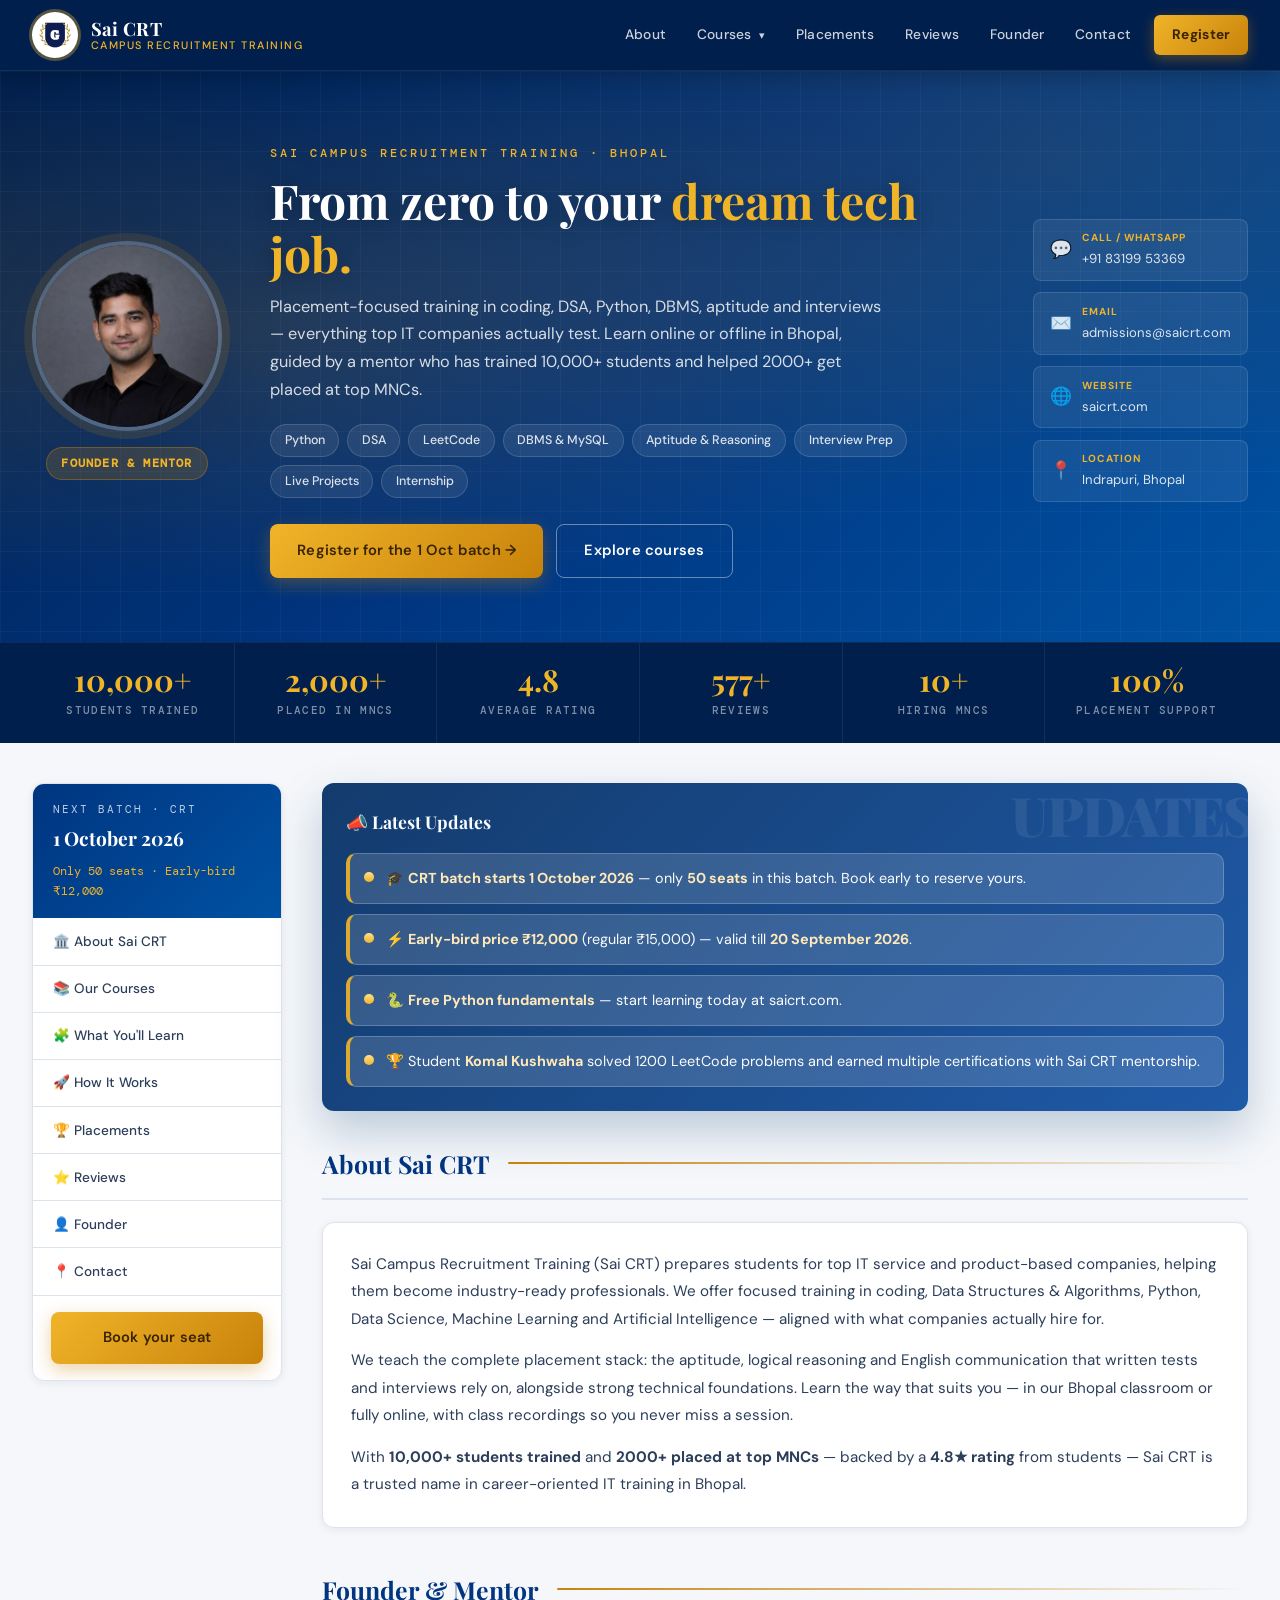
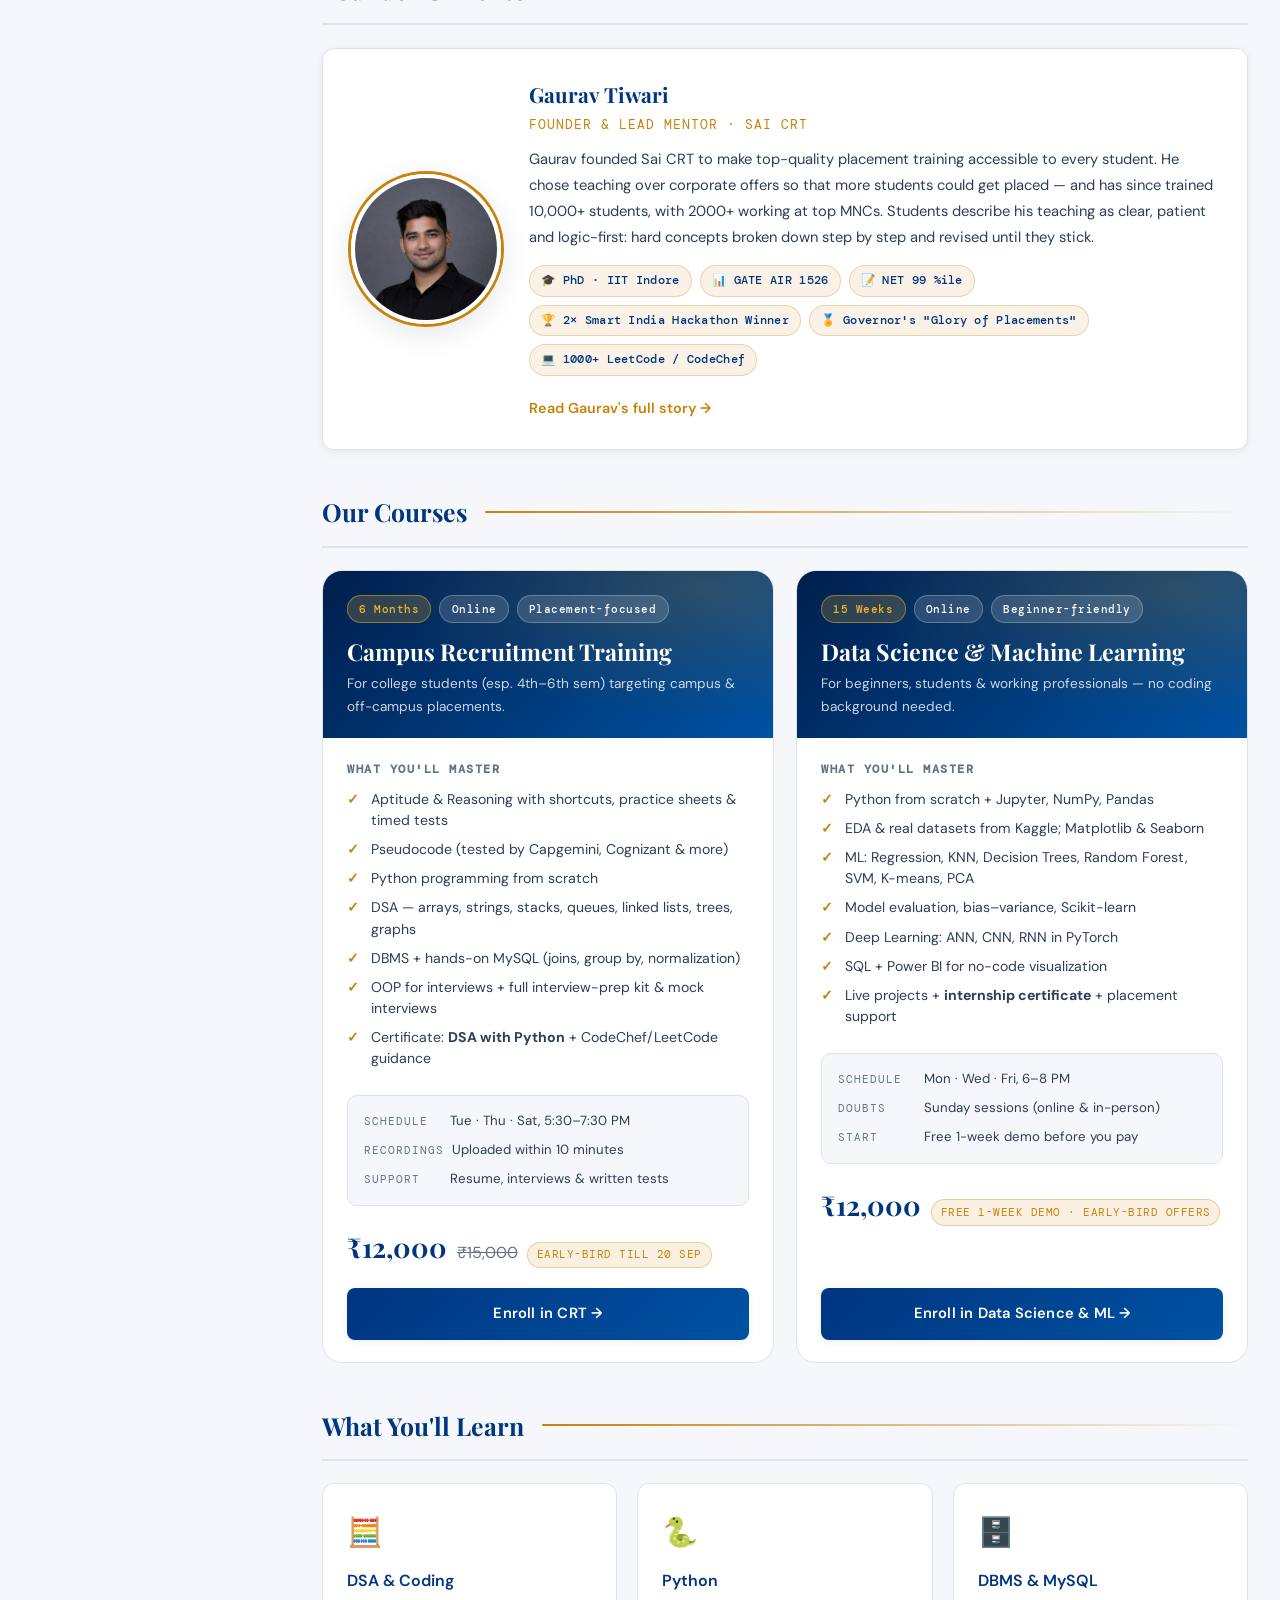
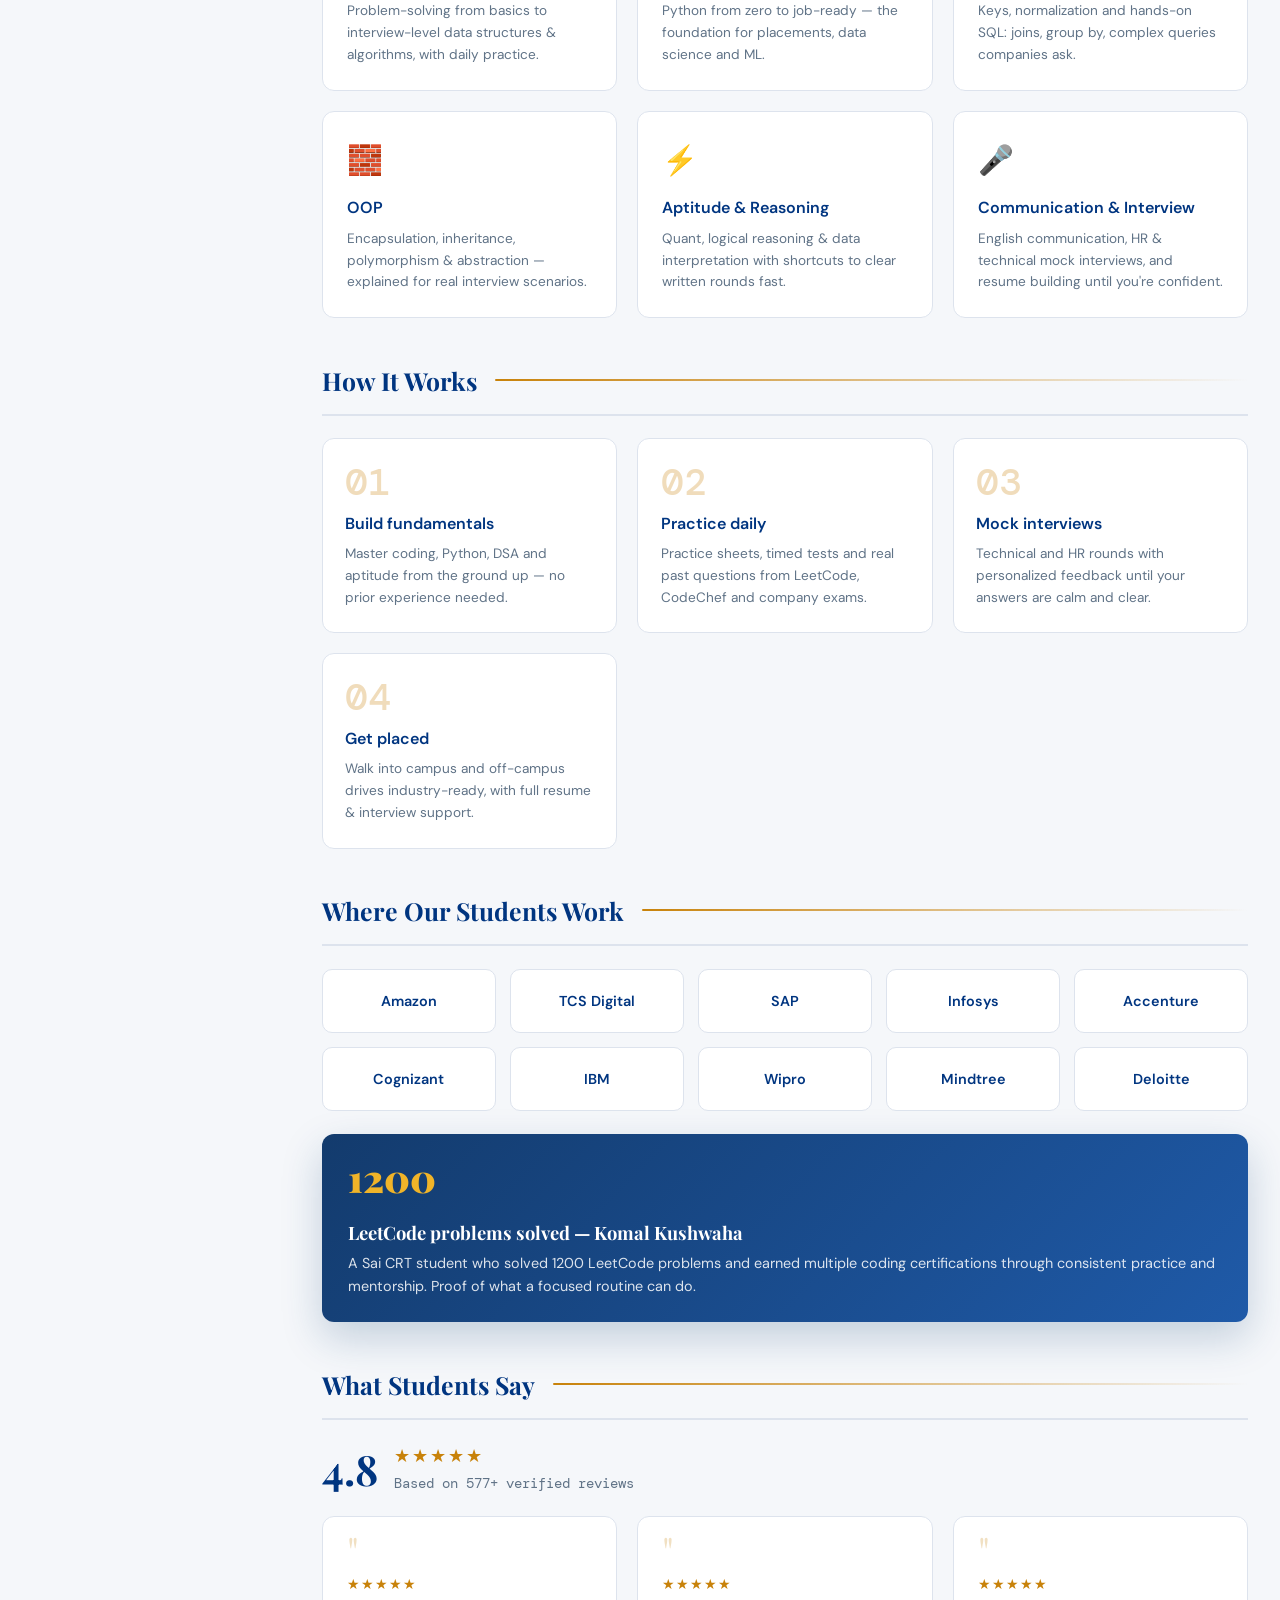
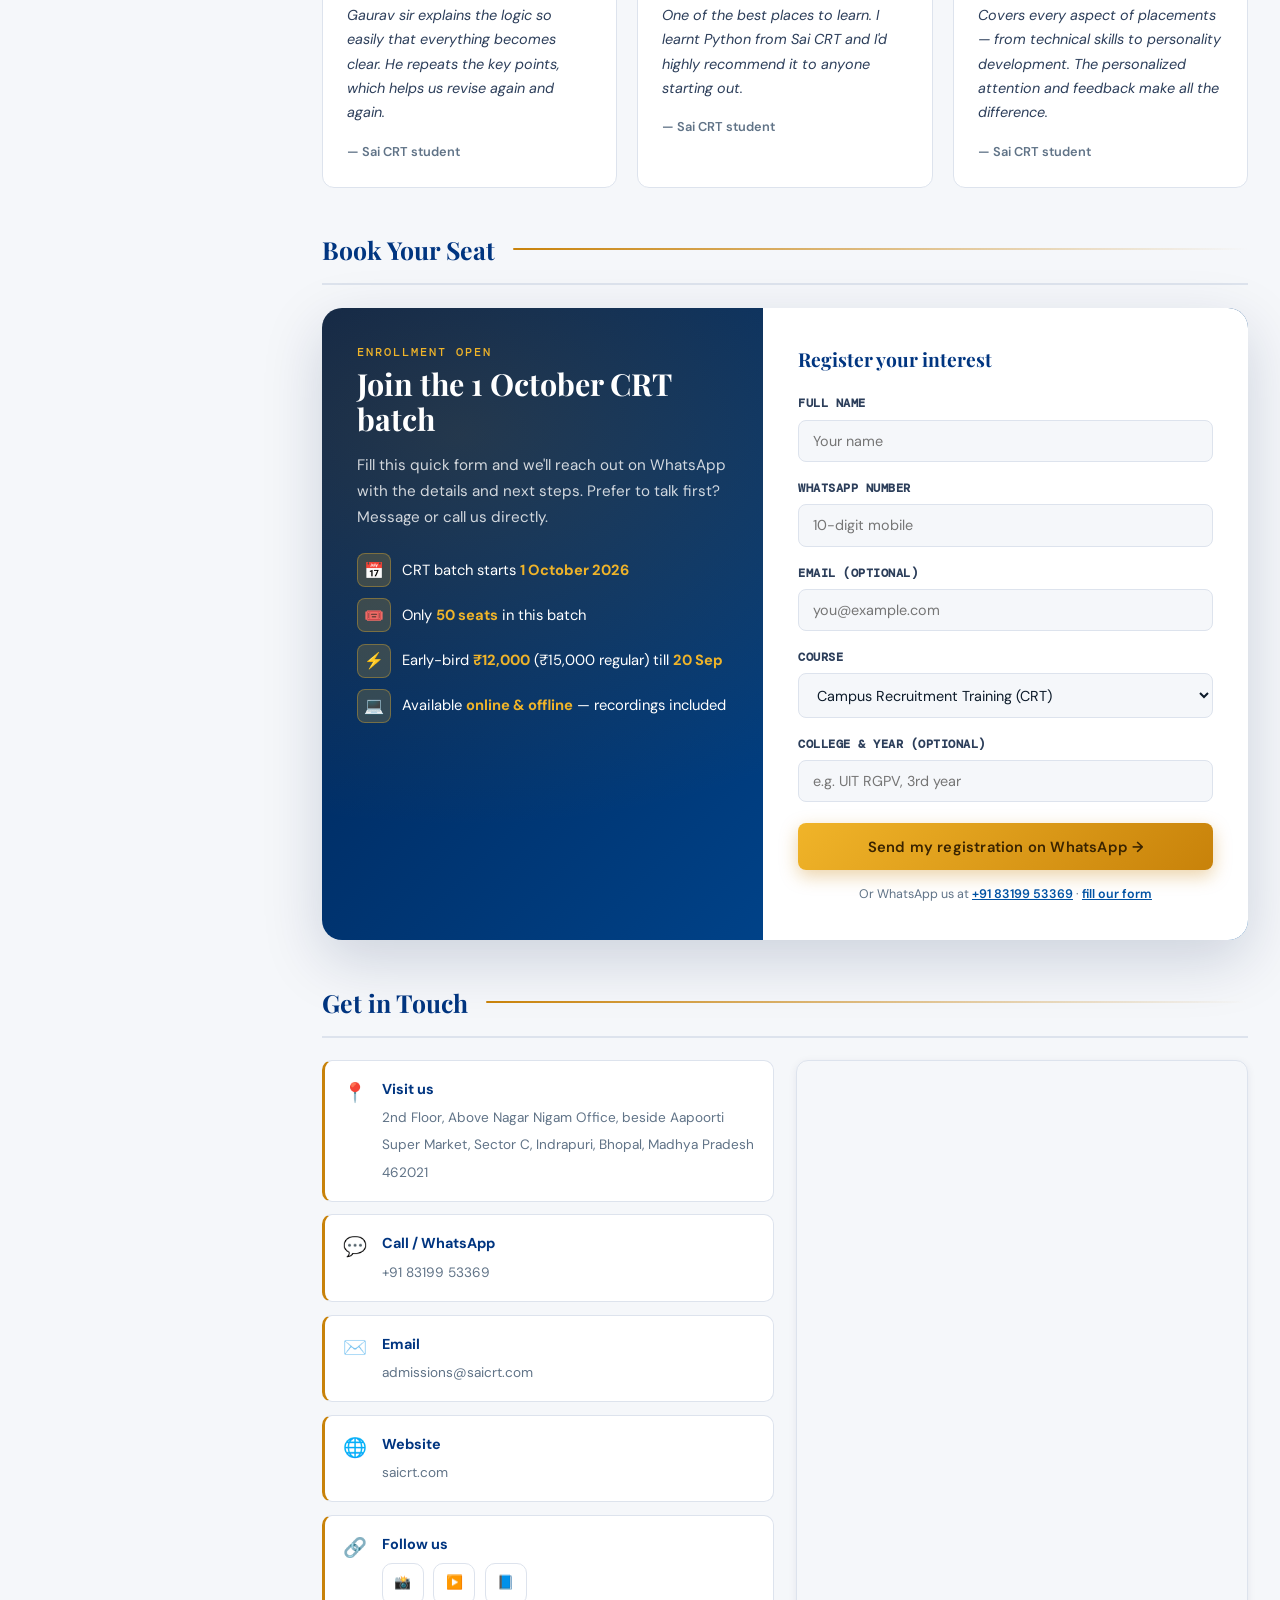
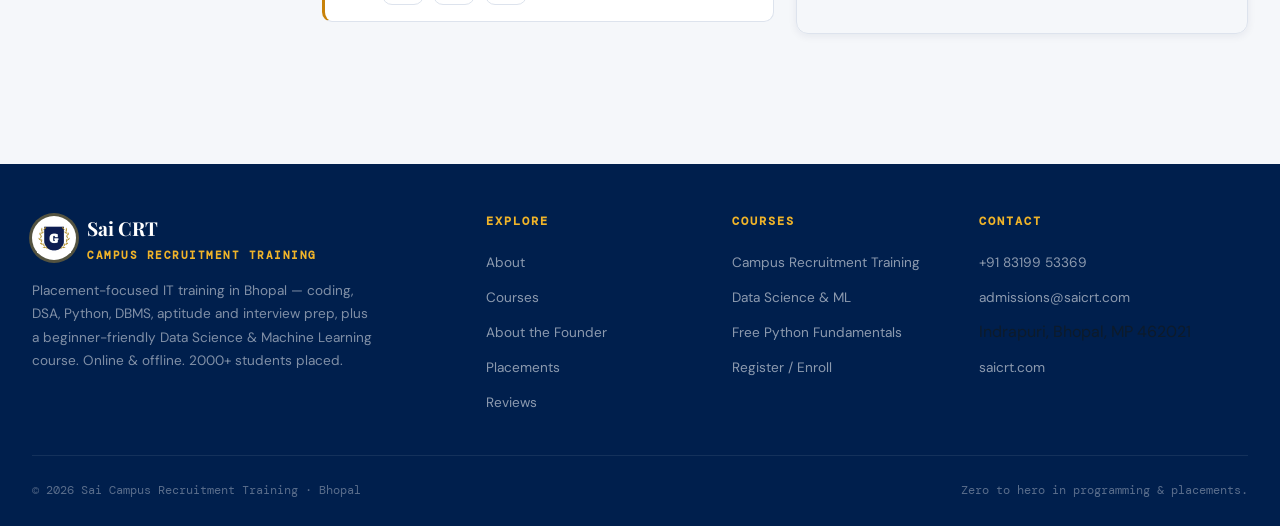
<file: index.html>
<!DOCTYPE html>
<html lang="en">
<head>
  <meta charset="UTF-8">
  <meta name="viewport" content="width=device-width, initial-scale=1.0">
  <script>document.documentElement.classList.add('js');</script>
  <meta name="description" content="Sai Campus Recruitment Training (Sai CRT), Bhopal — campus placement training in Coding, DSA, Python, DBMS, Aptitude & Interview prep, plus a Data Science & Machine Learning course. 2000+ students placed. Online & offline. Mentor: Gaurav Tiwari.">
  <meta name="keywords" content="Sai CRT, Campus Recruitment Training, Bhopal, DSA, Python, Data Science, Machine Learning, placement training, Gaurav Tiwari, aptitude, interview preparation">
  <meta property="og:title" content="Sai Campus Recruitment Training | Bhopal">
  <meta property="og:description" content="From zero to your dream tech job. Campus placement training + Data Science & ML course. 2000+ placed. Online & offline, from Bhopal.">
  <meta property="og:type" content="website">
  <title>Sai Campus Recruitment Training | Bhopal</title>
  <link rel="icon" href="logo.png" type="image/png">
  <link rel="preconnect" href="https://fonts.googleapis.com">
  <link rel="preconnect" href="https://fonts.gstatic.com" crossorigin>
  <link href="https://fonts.googleapis.com/css2?family=Playfair+Display:wght@400;600;700;900&family=DM+Sans:wght@300;400;500;600;700&family=DM+Mono:wght@400;500&display=swap" rel="stylesheet">
<link rel="stylesheet" href="style.css">
</head>
<body>

<!-- ======================= HEADER ======================= -->
<header>
  <div class="header-inner">
    <a href="#top" class="logo-wrap" aria-label="Sai CRT home">
      <span class="logo-badge"><img src="logo.png" alt="Sai CRT logo"></span>
      <span class="logo-text">
        <strong>Sai CRT</strong>
        <span>Campus Recruitment Training</span>
      </span>
    </a>
    <button class="nav-toggle" aria-label="Toggle navigation" aria-expanded="false">☰</button>
    <nav class="main-nav" aria-label="Primary">
      <ul>
        <li><a href="#about">About</a></li>
        <li class="nav-dropdown">
          <a href="#courses">Courses</a>
          <ul class="dropdown-menu">
            <li><a href="#courses">Campus Recruitment Training</a></li>
            <li><a href="#courses">Data Science &amp; ML</a></li>
          </ul>
        </li>
        <li><a href="#placements">Placements</a></li>
        <li><a href="#reviews">Reviews</a></li>
        <li><a href="about.html">Founder</a></li>
        <li><a href="#contact">Contact</a></li>
        <li><a href="#register" class="nav-cta">Register</a></li>
      </ul>
    </nav>
  </div>
</header>

<!-- ======================= HERO ======================= -->
<section class="hero" id="top">
  <div class="hero-grid"></div>
  <div class="hero-inner">

    <div class="hero-photo-wrap">
      <div class="hero-photo"><img src="gaurav.jpg" alt="Gaurav Tiwari, Founder &amp; Mentor, Sai CRT"></div>
      <span class="hero-badge">Founder &amp; Mentor</span>
    </div>

    <div class="hero-info">
      <div class="hero-label">Sai Campus Recruitment Training · Bhopal</div>
      <h1 class="hero-name">From zero to your <span class="accent">dream tech job.</span></h1>
      <p class="hero-sub">Placement-focused training in coding, DSA, Python, DBMS, aptitude and interviews — everything top IT companies actually test. Learn online or offline in Bhopal, guided by a mentor who has trained 10,000+ students and helped 2000+ get placed at top MNCs.</p>
      <div class="hero-tags">
        <span class="hero-tag">Python</span>
        <span class="hero-tag">DSA</span>
        <span class="hero-tag">LeetCode</span>
        <span class="hero-tag">DBMS &amp; MySQL</span>
        <span class="hero-tag">Aptitude &amp; Reasoning</span>
        <span class="hero-tag">Interview Prep</span>
        <span class="hero-tag">Live Projects</span>
        <span class="hero-tag">Internship</span>
      </div>
      <div class="hero-actions">
        <a href="#register" class="btn btn-gold">Register for the 1 Oct batch →</a>
        <a href="#courses" class="btn btn-ghost">Explore courses</a>
      </div>
    </div>

    <div class="hero-contact">
      <a href="https://wa.me/918319953369" class="contact-chip" target="_blank" rel="noopener">
        <span class="icon">💬</span><div><strong>Call / WhatsApp</strong>+91 83199 53369</div>
      </a>
      <a href="mailto:admissions@saicrt.com" class="contact-chip">
        <span class="icon">✉️</span><div><strong>Email</strong>admissions@saicrt.com</div>
      </a>
      <a href="https://saicrt.com" class="contact-chip" target="_blank" rel="noopener">
        <span class="icon">🌐</span><div><strong>Website</strong>saicrt.com</div>
      </a>
      <a href="#contact" class="contact-chip">
        <span class="icon">📍</span><div><strong>Location</strong>Indrapuri, Bhopal</div>
      </a>
    </div>

  </div>
</section>

<!-- ======================= STATS BAR ======================= -->
<div class="stats-bar">
  <div class="stats-inner">
    <div class="stat-item"><span class="stat-num" data-count="10000" data-suffix="+">10,000+</span><span class="stat-label">Students Trained</span></div>
    <div class="stat-item"><span class="stat-num" data-count="2000" data-suffix="+">2000+</span><span class="stat-label">Placed in MNCs</span></div>
    <div class="stat-item"><span class="stat-num" data-count="4.8" data-decimals="1">4.8</span><span class="stat-label">Average Rating</span></div>
    <div class="stat-item"><span class="stat-num" data-count="577" data-suffix="+">577+</span><span class="stat-label">Reviews</span></div>
    <div class="stat-item"><span class="stat-num" data-count="10" data-suffix="+">10+</span><span class="stat-label">Hiring MNCs</span></div>
    <div class="stat-item"><span class="stat-num">100%</span><span class="stat-label">Placement Support</span></div>
  </div>
</div>

<!-- ======================= PAGE BODY ======================= -->
<div class="page-layout">

  <!-- SIDEBAR -->
  <aside class="sidebar">
    <div class="sidebar-header">
      <!-- BATCH INFO: edit here -->
      <p>Next Batch · CRT</p>
      <strong>1 October 2026</strong>
      <small>Only 50 seats · Early-bird ₹12,000</small>
    </div>
    <nav class="sidebar-nav" aria-label="Section navigation">
      <a href="#about">🏛️ About Sai CRT</a>
      <a href="#courses">📚 Our Courses</a>
      <a href="#learn">🧩 What You'll Learn</a>
      <a href="#how">🚀 How It Works</a>
      <a href="#placements">🏆 Placements</a>
      <a href="#reviews">⭐ Reviews</a>
      <a href="#founder">👤 Founder</a>
      <a href="#contact">📍 Contact</a>
    </nav>
    <div class="sidebar-cta">
      <a href="#register" class="btn btn-gold">Book your seat</a>
    </div>
  </aside>

  <!-- MAIN -->
  <main>

    <!-- NEWS / UPDATES -->
    <div class="news-box reveal">
      <h3>📣 Latest Updates</h3>
      <!-- BATCH INFO: edit here -->
      <div class="news-item"><span class="news-dot"></span><div>🎓 <b>CRT batch starts 1 October 2026</b> — only <b>50 seats</b> in this batch. Book early to reserve yours.</div></div>
      <div class="news-item"><span class="news-dot"></span><div>⚡ <b>Early-bird price ₹12,000</b> (regular ₹15,000) — valid till <b>20 September 2026</b>.</div></div>
      <div class="news-item"><span class="news-dot"></span><div>🐍 <b>Free Python fundamentals</b> — start learning today at saicrt.com.</div></div>
      <div class="news-item"><span class="news-dot"></span><div>🏆 Student <b>Komal Kushwaha</b> solved 1200 LeetCode problems and earned multiple certifications with Sai CRT mentorship.</div></div>
    </div>

    <!-- ABOUT -->
    <section class="block" id="about">
      <h2 class="section-title">About Sai CRT</h2>
      <div class="card reveal">
        <p>Sai Campus Recruitment Training (Sai CRT) prepares students for top IT service and product-based companies, helping them become industry-ready professionals. We offer focused training in coding, Data Structures &amp; Algorithms, Python, Data Science, Machine Learning and Artificial Intelligence — aligned with what companies actually hire for.</p>
        <p>We teach the complete placement stack: the aptitude, logical reasoning and English communication that written tests and interviews rely on, alongside strong technical foundations. Learn the way that suits you — in our Bhopal classroom or fully online, with class recordings so you never miss a session.</p>
        <p>With <b>10,000+ students trained</b> and <b>2000+ placed at top MNCs</b> — backed by a <b>4.8★ rating</b> from students — Sai CRT is a trusted name in career-oriented IT training in Bhopal.</p>
      </div>
    </section>

    <!-- FOUNDER -->
    <section class="block" id="founder">
      <h2 class="section-title">Founder &amp; Mentor</h2>
      <div class="card reveal">
        <div class="mentor">
          <img class="mentor-photo" src="gaurav.jpg" alt="Gaurav Tiwari">
          <div>
            <h4>Gaurav Tiwari</h4>
            <div class="role">Founder &amp; Lead Mentor · Sai CRT</div>
            <p>Gaurav founded Sai CRT to make top-quality placement training accessible to every student. He chose teaching over corporate offers so that more students could get placed — and has since trained 10,000+ students, with 2000+ working at top MNCs. Students describe his teaching as clear, patient and logic-first: hard concepts broken down step by step and revised until they stick.</p>
            <div class="cred-chips">
              <span class="cred-chip">🎓 PhD · IIT Indore</span>
              <span class="cred-chip">📊 GATE AIR 1526</span>
              <span class="cred-chip">📝 NET 99 %ile</span>
              <span class="cred-chip">🏆 2× Smart India Hackathon Winner</span>
              <span class="cred-chip">🏅 Governor's "Glory of Placements"</span>
              <span class="cred-chip">💻 1000+ LeetCode / CodeChef</span>
            </div>
            <a href="about.html" class="text-link">Read Gaurav's full story →</a>
          </div>
        </div>
      </div>
    </section>

    <!-- COURSES -->
    <section class="block" id="courses">
      <h2 class="section-title">Our Courses</h2>
      <div class="grid-2">

        <!-- CRT -->
        <article class="course-card reveal">
          <div class="course-top">
            <div class="course-badges">
              <span class="cbadge gold">6 Months</span>
              <span class="cbadge">Online</span>
              <span class="cbadge">Placement-focused</span>
            </div>
            <h3>Campus Recruitment Training</h3>
            <div class="for">For college students (esp. 4th–6th sem) targeting campus &amp; off-campus placements.</div>
          </div>
          <div class="course-body">
            <h5>What you'll master</h5>
            <ul class="course-list">
              <li>Aptitude &amp; Reasoning with shortcuts, practice sheets &amp; timed tests</li>
              <li>Pseudocode (tested by Capgemini, Cognizant &amp; more)</li>
              <li>Python programming from scratch</li>
              <li>DSA — arrays, strings, stacks, queues, linked lists, trees, graphs</li>
              <li>DBMS + hands-on MySQL (joins, group by, normalization)</li>
              <li>OOP for interviews + full interview-prep kit &amp; mock interviews</li>
              <li>Certificate: <b>DSA with Python</b> + CodeChef/LeetCode guidance</li>
            </ul>
            <div class="course-meta">
              <div><span>Schedule</span> Tue · Thu · Sat, 5:30–7:30 PM</div>
              <div><span>Recordings</span> Uploaded within 10 minutes</div>
              <div><span>Support</span> Resume, interviews &amp; written tests</div>
            </div>
            <div class="course-fee">
              <!-- BATCH INFO: edit here -->
              <span class="now">₹12,000</span>
              <span class="was">₹15,000</span>
              <span class="tag">Early-bird till 20 Sep</span>
            </div>
            <a href="#register" class="btn btn-navy" data-course="Campus Recruitment Training (CRT)">Enroll in CRT →</a>
          </div>
        </article>

        <!-- DS & ML -->
        <article class="course-card reveal">
          <div class="course-top">
            <div class="course-badges">
              <span class="cbadge gold">15 Weeks</span>
              <span class="cbadge">Online</span>
              <span class="cbadge">Beginner-friendly</span>
            </div>
            <h3>Data Science &amp; Machine Learning</h3>
            <div class="for">For beginners, students &amp; working professionals — no coding background needed.</div>
          </div>
          <div class="course-body">
            <h5>What you'll master</h5>
            <ul class="course-list">
              <li>Python from scratch + Jupyter, NumPy, Pandas</li>
              <li>EDA &amp; real datasets from Kaggle; Matplotlib &amp; Seaborn</li>
              <li>ML: Regression, KNN, Decision Trees, Random Forest, SVM, K-means, PCA</li>
              <li>Model evaluation, bias–variance, Scikit-learn</li>
              <li>Deep Learning: ANN, CNN, RNN in PyTorch</li>
              <li>SQL + Power BI for no-code visualization</li>
              <li>Live projects + <b>internship certificate</b> + placement support</li>
            </ul>
            <div class="course-meta">
              <div><span>Schedule</span> Mon · Wed · Fri, 6–8 PM</div>
              <div><span>Doubts</span> Sunday sessions (online &amp; in-person)</div>
              <div><span>Start</span> Free 1-week demo before you pay</div>
            </div>
            <div class="course-fee">
              <!-- BATCH INFO: edit here -->
              <span class="now">₹12,000</span>
              <span class="tag">Free 1-week demo · early-bird offers</span>
            </div>
            <a href="#register" class="btn btn-navy" data-course="Data Science &amp; Machine Learning">Enroll in Data Science &amp; ML →</a>
          </div>
        </article>

      </div>
    </section>

    <!-- LEARN -->
    <section class="block" id="learn">
      <h2 class="section-title">What You'll Learn</h2>
      <div class="grid-3">
        <div class="interest-card reveal"><div class="interest-icon">🧮</div><h4>DSA &amp; Coding</h4><p>Problem-solving from basics to interview-level data structures &amp; algorithms, with daily practice.</p></div>
        <div class="interest-card reveal"><div class="interest-icon">🐍</div><h4>Python</h4><p>Python from zero to job-ready — the foundation for placements, data science and ML.</p></div>
        <div class="interest-card reveal"><div class="interest-icon">🗄️</div><h4>DBMS &amp; MySQL</h4><p>Keys, normalization and hands-on SQL: joins, group by, complex queries companies ask.</p></div>
        <div class="interest-card reveal"><div class="interest-icon">🧱</div><h4>OOP</h4><p>Encapsulation, inheritance, polymorphism &amp; abstraction — explained for real interview scenarios.</p></div>
        <div class="interest-card reveal"><div class="interest-icon">⚡</div><h4>Aptitude &amp; Reasoning</h4><p>Quant, logical reasoning &amp; data interpretation with shortcuts to clear written rounds fast.</p></div>
        <div class="interest-card reveal"><div class="interest-icon">🎤</div><h4>Communication &amp; Interview</h4><p>English communication, HR &amp; technical mock interviews, and resume building until you're confident.</p></div>
      </div>
    </section>

    <!-- HOW IT WORKS -->
    <section class="block" id="how">
      <h2 class="section-title">How It Works</h2>
      <div class="grid-auto">
        <div class="step-card reveal"><div class="step-num">01</div><h4>Build fundamentals</h4><p>Master coding, Python, DSA and aptitude from the ground up — no prior experience needed.</p></div>
        <div class="step-card reveal"><div class="step-num">02</div><h4>Practice daily</h4><p>Practice sheets, timed tests and real past questions from LeetCode, CodeChef and company exams.</p></div>
        <div class="step-card reveal"><div class="step-num">03</div><h4>Mock interviews</h4><p>Technical and HR rounds with personalized feedback until your answers are calm and clear.</p></div>
        <div class="step-card reveal"><div class="step-num">04</div><h4>Get placed</h4><p>Walk into campus and off-campus drives industry-ready, with full resume &amp; interview support.</p></div>
      </div>
    </section>

    <!-- PLACEMENTS -->
    <section class="block" id="placements">
      <h2 class="section-title">Where Our Students Work</h2>
      <div class="company-wall reveal">
        <div class="company-tile">Amazon</div>
        <div class="company-tile">TCS Digital</div>
        <div class="company-tile">SAP</div>
        <div class="company-tile">Infosys</div>
        <div class="company-tile">Accenture</div>
        <div class="company-tile">Cognizant</div>
        <div class="company-tile">IBM</div>
        <div class="company-tile">Wipro</div>
        <div class="company-tile">Mindtree</div>
        <div class="company-tile">Deloitte</div>
      </div>
      <div class="highlight-card reveal">
        <div class="highlight-badge">1200</div>
        <div>
          <h4>LeetCode problems solved — Komal Kushwaha</h4>
          <p>A Sai CRT student who solved 1200 LeetCode problems and earned multiple coding certifications through consistent practice and mentorship. Proof of what a focused routine can do.</p>
        </div>
      </div>
    </section>

    <!-- REVIEWS -->
    <section class="block" id="reviews">
      <h2 class="section-title">What Students Say</h2>
      <div class="review-head reveal">
        <div class="review-score">4.8</div>
        <div>
          <div class="review-stars">★★★★★</div>
          <div class="review-meta">Based on 577+ verified reviews</div>
        </div>
      </div>
      <div class="grid-3">
        <div class="testimonial reveal"><span class="quote">"</span><div class="stars">★★★★★</div><p>Gaurav sir explains the logic so easily that everything becomes clear. He repeats the key points, which helps us revise again and again.</p><div class="who">— Sai CRT student</div></div>
        <div class="testimonial reveal"><span class="quote">"</span><div class="stars">★★★★★</div><p>One of the best places to learn. I learnt Python from Sai CRT and I'd highly recommend it to anyone starting out.</p><div class="who">— Sai CRT student</div></div>
        <div class="testimonial reveal"><span class="quote">"</span><div class="stars">★★★★★</div><p>Covers every aspect of placements — from technical skills to personality development. The personalized attention and feedback make all the difference.</p><div class="who">— Sai CRT student</div></div>
      </div>
    </section>

    <!-- REGISTER -->
    <section class="block" id="register">
      <h2 class="section-title">Book Your Seat</h2>
      <div class="register-wrap reveal">
        <div class="register-info">
          <div class="eyebrow">Enrollment open</div>
          <h3>Join the 1 October CRT batch</h3>
          <p class="sub">Fill this quick form and we'll reach out on WhatsApp with the details and next steps. Prefer to talk first? Message or call us directly.</p>
          <!-- BATCH INFO: edit here -->
          <div class="reg-fact"><span class="ico">📅</span><div>CRT batch starts <b>1 October 2026</b></div></div>
          <div class="reg-fact"><span class="ico">🎟️</span><div>Only <b>50 seats</b> in this batch</div></div>
          <div class="reg-fact"><span class="ico">⚡</span><div>Early-bird <b>₹12,000</b> (₹15,000 regular) till <b>20 Sep</b></div></div>
          <div class="reg-fact"><span class="ico">💻</span><div>Available <b>online &amp; offline</b> — recordings included</div></div>
        </div>
        <div class="register-form">
          <h4>Register your interest</h4>
          <form id="regForm" name="register" method="POST" data-netlify="true" netlify-honeypot="bot-field" novalidate>
            <input type="hidden" name="form-name" value="register">
            <p hidden aria-hidden="true"><label>Leave blank: <input name="bot-field"></label></p>
            <div class="field"><label for="rf-name">Full name</label><input id="rf-name" name="name" type="text" placeholder="Your name" required></div>
            <div class="field"><label for="rf-phone">WhatsApp number</label><input id="rf-phone" name="phone" type="tel" placeholder="10-digit mobile" required></div>
            <div class="field"><label for="rf-email">Email (optional)</label><input id="rf-email" name="email" type="email" placeholder="you@example.com"></div>
            <div class="field"><label for="rf-course">Course</label>
              <select id="rf-course" name="course">
                <option>Campus Recruitment Training (CRT)</option>
                <option>Data Science &amp; Machine Learning</option>
                <option>Not sure yet — help me choose</option>
              </select>
            </div>
            <div class="field"><label for="rf-college">College &amp; year (optional)</label><input id="rf-college" name="college" type="text" placeholder="e.g. UIT RGPV, 3rd year"></div>
            <button type="submit" class="btn btn-gold">Send my registration on WhatsApp →</button>
          </form>
          <p id="reg-success" class="form-note" hidden style="color:#0a7a3d;font-weight:600">✓ Thanks! We've saved your details and opened WhatsApp — send the message to confirm your seat.</p>
          <p class="form-note">Or WhatsApp us at <a href="https://wa.me/918319953369" target="_blank" rel="noopener">+91 83199 53369</a> · <a id="gformLink" href="https://wa.me/918319953369" target="_blank" rel="noopener">fill our form</a></p>
        </div>
      </div>
    </section>

    <!-- CONTACT -->
    <section class="block" id="contact">
      <h2 class="section-title">Get in Touch</h2>
      <div class="contact-grid reveal">
        <div class="contact-list">
          <div class="contact-row"><span class="ico">📍</span><div><strong>Visit us</strong><span>2nd Floor, Above Nagar Nigam Office, beside Aapoorti Super Market, Sector&nbsp;C, Indrapuri, Bhopal, Madhya Pradesh 462021</span></div></div>
          <div class="contact-row"><span class="ico">💬</span><div><strong>Call / WhatsApp</strong><a href="https://wa.me/918319953369" target="_blank" rel="noopener">+91 83199 53369</a></div></div>
          <div class="contact-row"><span class="ico">✉️</span><div><strong>Email</strong><a href="mailto:admissions@saicrt.com">admissions@saicrt.com</a></div></div>
          <div class="contact-row"><span class="ico">🌐</span><div><strong>Website</strong><a href="https://saicrt.com" target="_blank" rel="noopener">saicrt.com</a></div></div>
          <div class="contact-row"><span class="ico">🔗</span><div><strong>Follow us</strong>
            <div class="socials">
              <a class="social-btn" href="https://www.instagram.com/saicampustraining/" target="_blank" rel="noopener" aria-label="Instagram" title="Instagram">📸</a>
              <a class="social-btn" href="https://www.youtube.com/@SaiCampusRecruitmentTraining" target="_blank" rel="noopener" aria-label="YouTube" title="YouTube">▶️</a>
              <a class="social-btn" href="https://www.facebook.com/saicrt/" target="_blank" rel="noopener" aria-label="Facebook" title="Facebook">📘</a>
            </div>
          </div></div>
        </div>
        <div class="map-wrap">
          <iframe title="Sai CRT location — Indrapuri, Bhopal" loading="lazy" referrerpolicy="no-referrer-when-downgrade" src="https://www.google.com/maps?q=Sai%20Campus%20Recruitment%20Training%20Indrapuri%20Bhopal&output=embed"></iframe>
        </div>
      </div>
    </section>

  </main>
</div>

<!-- ======================= FOOTER ======================= -->
<footer>
  <div class="footer-inner">
    <div class="footer-brand">
      <div class="fb-top">
        <span class="logo-badge"><img src="logo.png" alt="Sai CRT logo"></span>
        <strong>Sai CRT<small>Campus Recruitment Training</small></strong>
      </div>
      <p>Placement-focused IT training in Bhopal — coding, DSA, Python, DBMS, aptitude and interview prep, plus a beginner-friendly Data Science &amp; Machine Learning course. Online &amp; offline. 2000+ students placed.</p>
    </div>
    <div class="footer-col">
      <h4>Explore</h4>
      <ul>
        <li><a href="#about">About</a></li>
        <li><a href="#courses">Courses</a></li>
        <li><a href="about.html">About the Founder</a></li>
        <li><a href="#placements">Placements</a></li>
        <li><a href="#reviews">Reviews</a></li>
      </ul>
    </div>
    <div class="footer-col">
      <h4>Courses</h4>
      <ul>
        <li><a href="#courses">Campus Recruitment Training</a></li>
        <li><a href="#courses">Data Science &amp; ML</a></li>
        <li><a href="https://saicrt.com" target="_blank" rel="noopener">Free Python Fundamentals</a></li>
        <li><a href="#register">Register / Enroll</a></li>
      </ul>
    </div>
    <div class="footer-col">
      <h4>Contact</h4>
      <ul>
        <li><a href="https://wa.me/918319953369" target="_blank" rel="noopener">+91 83199 53369</a></li>
        <li><a href="mailto:admissions@saicrt.com">admissions@saicrt.com</a></li>
        <li>Indrapuri, Bhopal, MP 462021</li>
        <li><a href="https://saicrt.com" target="_blank" rel="noopener">saicrt.com</a></li>
      </ul>
    </div>
  </div>
  <div class="footer-bottom">
    <span>© <span id="year"></span> Sai Campus Recruitment Training · Bhopal</span>
    <span>Zero to hero in programming &amp; placements.</span>
  </div>
</footer>

<script src="script.js"></script>
</body>
</html>
</file>
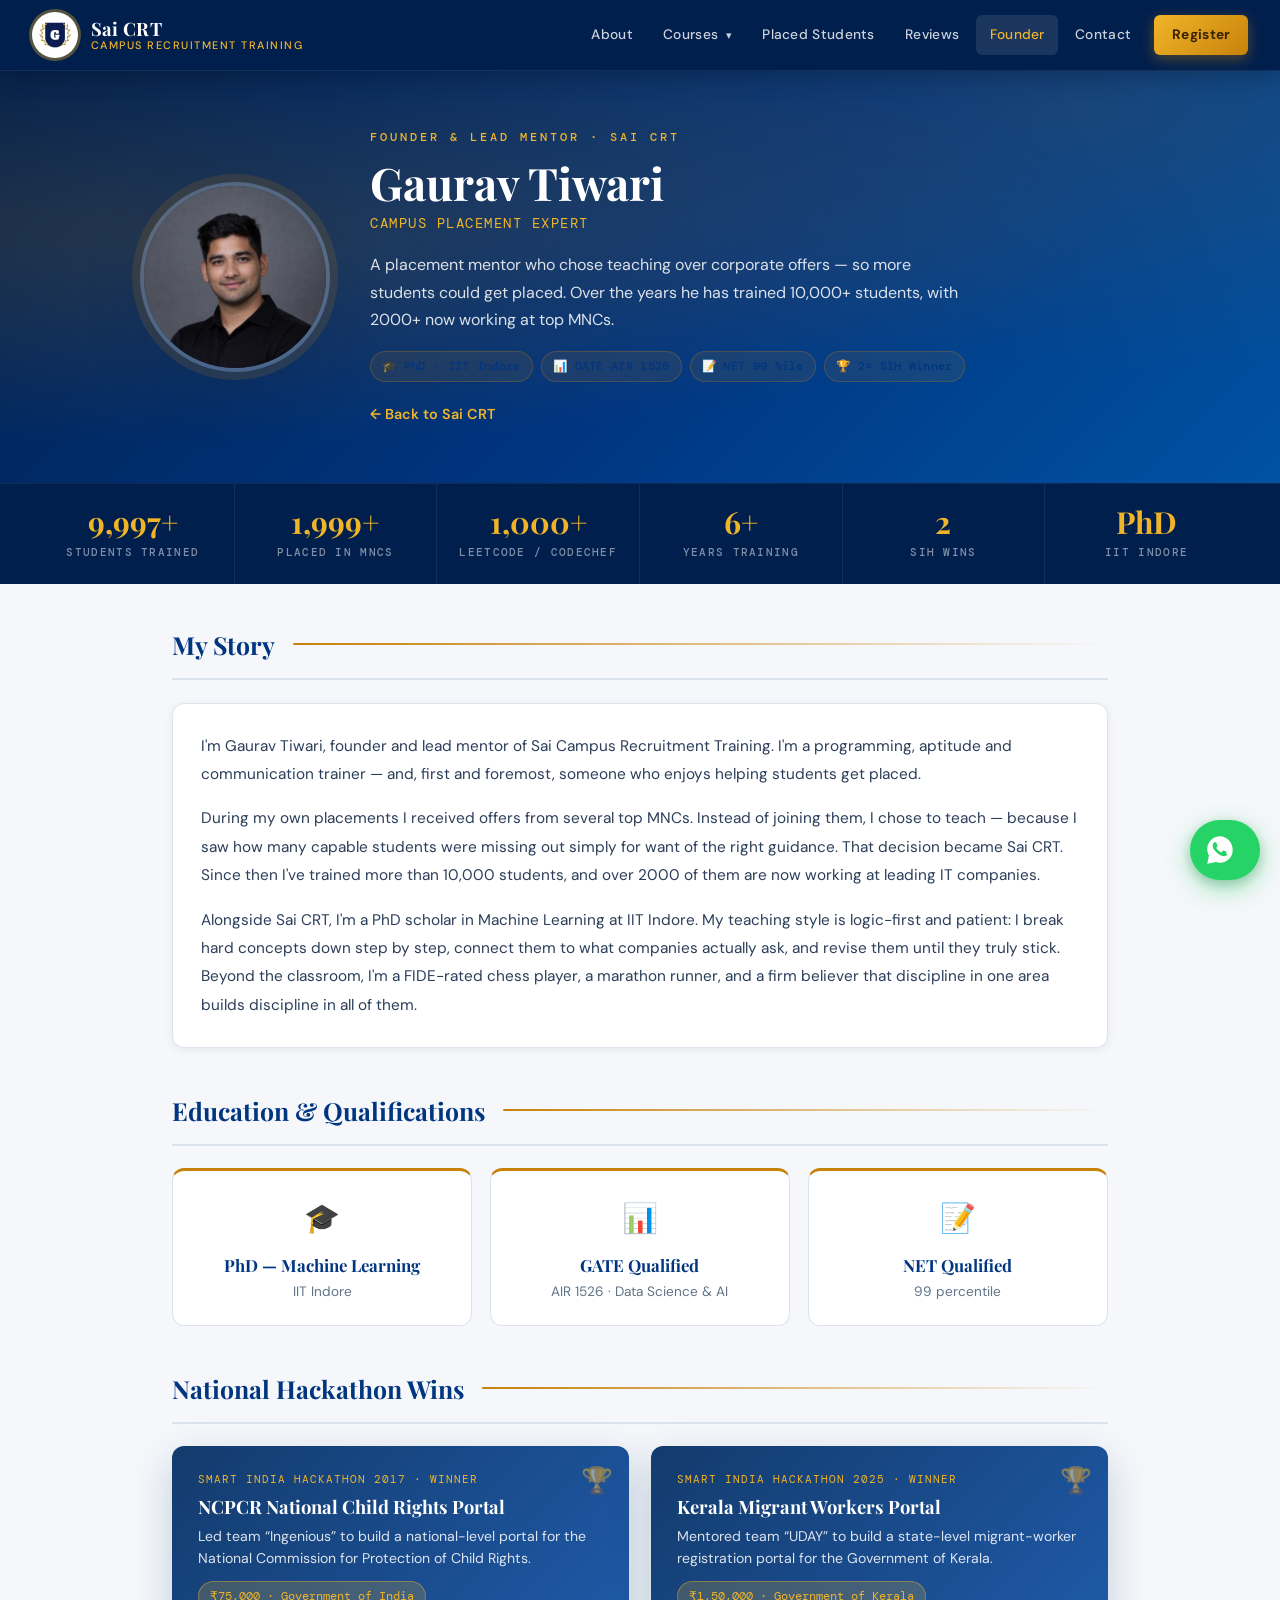
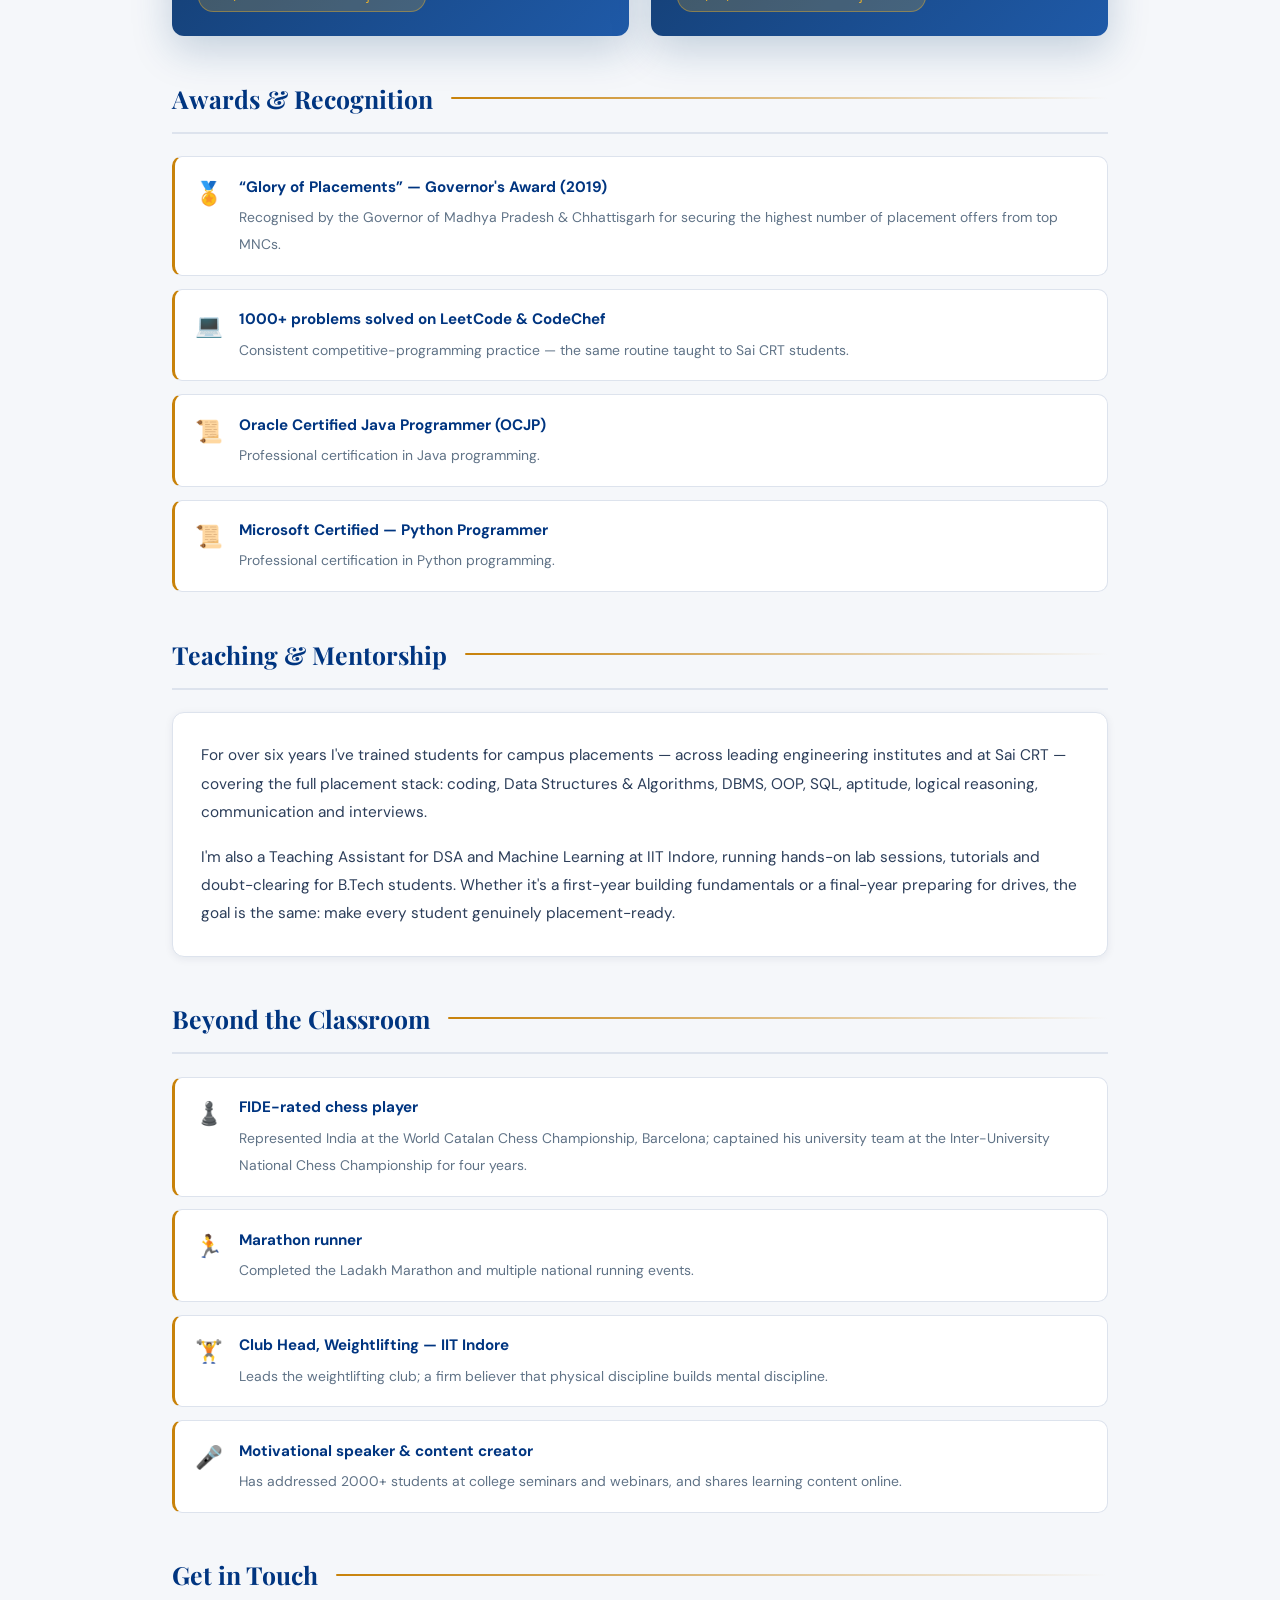
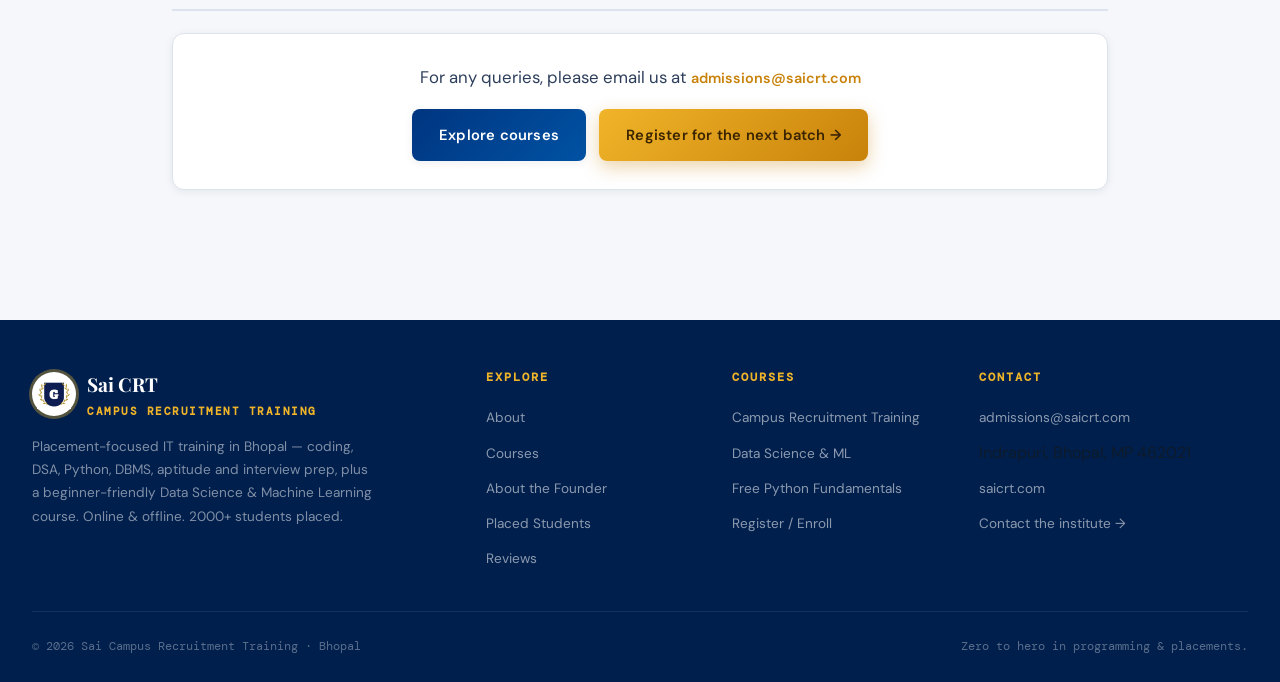
<file: about.html>
<!DOCTYPE html>
<html lang="en">
<head>
  <meta charset="UTF-8">
  <meta name="viewport" content="width=device-width, initial-scale=1.0">
  <script>document.documentElement.classList.add('js');</script>
  <meta name="description" content="About Gaurav Tiwari — Founder & Lead Mentor of Sai Campus Recruitment Training, Bhopal. PhD scholar (Machine Learning) at IIT Indore, GATE-qualified, two-time Smart India Hackathon winner. 10,000+ students trained, 2000+ placed at top MNCs.">
  <title>About the Founder — Gaurav Tiwari | Sai CRT</title>
  <link rel="icon" href="logo.png" type="image/png">
  <link rel="preconnect" href="https://fonts.googleapis.com">
  <link rel="preconnect" href="https://fonts.gstatic.com" crossorigin>
  <link href="https://fonts.googleapis.com/css2?family=Playfair+Display:wght@400;600;700;900&family=DM+Sans:wght@300;400;500;600;700&family=DM+Mono:wght@400;500&display=swap" rel="stylesheet">
  <link rel="stylesheet" href="style.css">
</head>
<body>

<!-- ======================= HEADER ======================= -->
<header>
  <div class="header-inner">
    <a href="index.html" class="logo-wrap" aria-label="Sai CRT home">
      <span class="logo-badge"><img src="logo.png" alt="Sai CRT logo"></span>
      <span class="logo-text">
        <strong>Sai CRT</strong>
        <span>Campus Recruitment Training</span>
      </span>
    </a>
    <button class="nav-toggle" aria-label="Toggle navigation" aria-expanded="false">☰</button>
    <nav class="main-nav" aria-label="Primary">
      <ul>
        <li><a href="index.html#about">About</a></li>
        <li class="nav-dropdown">
          <a href="index.html#courses">Courses</a>
          <ul class="dropdown-menu">
            <li><a href="index.html#courses">Campus Recruitment Training</a></li>
            <li><a href="index.html#courses">Data Science &amp; ML</a></li>
          </ul>
        </li>
        <li><a href="placedstudents.html">Placed Students</a></li>
        <li><a href="index.html#reviews">Reviews</a></li>
        <li><a href="about.html" class="active">Founder</a></li>
        <li><a href="index.html#contact">Contact</a></li>
        <li><a href="index.html#register" class="nav-cta">Register</a></li>
      </ul>
    </nav>
  </div>
</header>

<!-- ======================= ABOUT HERO ======================= -->
<section class="about-hero">
  <div class="about-hero-inner">
    <img class="about-photo" src="gaurav.jpg" alt="Gaurav Tiwari">
    <div>
      <div class="hero-label">Founder &amp; Lead Mentor · Sai CRT</div>
      <h1>Gaurav Tiwari</h1>
      <div class="role">Campus Placement Expert</div>
      <p class="lead">A placement mentor who chose teaching over corporate offers — so more students could get placed. Over the years he has trained 10,000+ students, with 2000+ now working at top MNCs.</p>
      <div class="cred-chips">
        <span class="cred-chip">🎓 PhD · IIT Indore</span>
        <span class="cred-chip">📊 GATE AIR 1526</span>
        <span class="cred-chip">📝 NET 99 %ile</span>
        <span class="cred-chip">🏆 2× SIH Winner</span>
      </div>
      <a href="index.html" class="text-link on-navy">← Back to Sai CRT</a>
    </div>
  </div>
</section>

<!-- ======================= CREDENTIAL STRIP ======================= -->
<div class="stats-bar">
  <div class="stats-inner">
    <div class="stat-item"><span class="stat-num" data-count="10000" data-suffix="+">10,000+</span><span class="stat-label">Students Trained</span></div>
    <div class="stat-item"><span class="stat-num" data-count="2000" data-suffix="+">2000+</span><span class="stat-label">Placed in MNCs</span></div>
    <div class="stat-item"><span class="stat-num" data-count="1000" data-suffix="+">1000+</span><span class="stat-label">LeetCode / CodeChef</span></div>
    <div class="stat-item"><span class="stat-num" data-count="6" data-suffix="+">6+</span><span class="stat-label">Years Training</span></div>
    <div class="stat-item"><span class="stat-num" data-count="2">2</span><span class="stat-label">SIH Wins</span></div>
    <div class="stat-item"><span class="stat-num">PhD</span><span class="stat-label">IIT Indore</span></div>
  </div>
</div>

<!-- ======================= BODY ======================= -->
<div class="about-wrap">

  <!-- STORY -->
  <section class="block">
    <h2 class="section-title">My Story</h2>
    <div class="about-card reveal">
      <p>I'm Gaurav Tiwari, founder and lead mentor of Sai Campus Recruitment Training. I'm a programming, aptitude and communication trainer — and, first and foremost, someone who enjoys helping students get placed.</p>
      <p>During my own placements I received offers from several top MNCs. Instead of joining them, I chose to teach — because I saw how many capable students were missing out simply for want of the right guidance. That decision became Sai CRT. Since then I've trained more than 10,000 students, and over 2000 of them are now working at leading IT companies.</p>
      <p>Alongside Sai CRT, I'm a PhD scholar in Machine Learning at IIT Indore. My teaching style is logic-first and patient: I break hard concepts down step by step, connect them to what companies actually ask, and revise them until they truly stick. Beyond the classroom, I'm a FIDE-rated chess player, a marathon runner, and a firm believer that discipline in one area builds discipline in all of them.</p>
    </div>
  </section>

  <!-- EDUCATION -->
  <section class="block">
    <h2 class="section-title">Education &amp; Qualifications</h2>
    <div class="edu-grid">
      <div class="edu-card reveal"><div class="ico">🎓</div><h4>PhD — Machine Learning</h4><p>IIT Indore</p></div>
      <div class="edu-card reveal"><div class="ico">📊</div><h4>GATE Qualified</h4><p>AIR 1526 · Data Science &amp; AI</p></div>
      <div class="edu-card reveal"><div class="ico">📝</div><h4>NET Qualified</h4><p>99 percentile</p></div>
    </div>
  </section>

  <!-- HACKATHONS -->
  <section class="block">
    <h2 class="section-title">National Hackathon Wins</h2>
    <div class="grid-2">
      <div class="hack-card reveal">
        <div class="tag">Smart India Hackathon 2017 · Winner</div>
        <h4>NCPCR National Child Rights Portal</h4>
        <p>Led team “Ingenious” to build a national-level portal for the National Commission for Protection of Child Rights.</p>
        <span class="prize">₹75,000 · Government of India</span>
      </div>
      <div class="hack-card reveal">
        <div class="tag">Smart India Hackathon 2025 · Winner</div>
        <h4>Kerala Migrant Workers Portal</h4>
        <p>Mentored team “UDAY” to build a state-level migrant-worker registration portal for the Government of Kerala.</p>
        <span class="prize">₹1,50,000 · Government of Kerala</span>
      </div>
    </div>
  </section>

  <!-- AWARDS -->
  <section class="block">
    <h2 class="section-title">Awards &amp; Recognition</h2>
    <div class="reveal">
      <div class="award-item"><span class="ico">🏅</span><div><strong>“Glory of Placements” — Governor's Award (2019)</strong><span>Recognised by the Governor of Madhya Pradesh &amp; Chhattisgarh for securing the highest number of placement offers from top MNCs.</span></div></div>
      <div class="award-item"><span class="ico">💻</span><div><strong>1000+ problems solved on LeetCode &amp; CodeChef</strong><span>Consistent competitive-programming practice — the same routine taught to Sai CRT students.</span></div></div>
      <div class="award-item"><span class="ico">📜</span><div><strong>Oracle Certified Java Programmer (OCJP)</strong><span>Professional certification in Java programming.</span></div></div>
      <div class="award-item"><span class="ico">📜</span><div><strong>Microsoft Certified — Python Programmer</strong><span>Professional certification in Python programming.</span></div></div>
    </div>
  </section>

  <!-- TEACHING -->
  <section class="block">
    <h2 class="section-title">Teaching &amp; Mentorship</h2>
    <div class="about-card reveal">
      <p>For over six years I've trained students for campus placements — across leading engineering institutes and at Sai CRT — covering the full placement stack: coding, Data Structures &amp; Algorithms, DBMS, OOP, SQL, aptitude, logical reasoning, communication and interviews.</p>
      <p>I'm also a Teaching Assistant for DSA and Machine Learning at IIT Indore, running hands-on lab sessions, tutorials and doubt-clearing for B.Tech students. Whether it's a first-year building fundamentals or a final-year preparing for drives, the goal is the same: make every student genuinely placement-ready.</p>
    </div>
  </section>

  <!-- BEYOND -->
  <section class="block">
    <h2 class="section-title">Beyond the Classroom</h2>
    <div class="reveal">
      <div class="award-item"><span class="ico">♟️</span><div><strong>FIDE-rated chess player</strong><span>Represented India at the World Catalan Chess Championship, Barcelona; captained his university team at the Inter-University National Chess Championship for four years.</span></div></div>
      <div class="award-item"><span class="ico">🏃</span><div><strong>Marathon runner</strong><span>Completed the Ladakh Marathon and multiple national running events.</span></div></div>
      <div class="award-item"><span class="ico">🏋️</span><div><strong>Club Head, Weightlifting — IIT Indore</strong><span>Leads the weightlifting club; a firm believer that physical discipline builds mental discipline.</span></div></div>
      <div class="award-item"><span class="ico">🎤</span><div><strong>Motivational speaker &amp; content creator</strong><span>Has addressed 2000+ students at college seminars and webinars, and shares learning content online.</span></div></div>
    </div>
  </section>

  <!-- CONTACT -->
  <section class="block" id="contact">
    <h2 class="section-title">Get in Touch</h2>
    <div class="about-card reveal" style="text-align:center">
      <p style="font-size:1.05rem">For any queries, please email us at <a href="mailto:admissions@saicrt.com" class="text-link" style="display:inline-flex">admissions@saicrt.com</a></p>
      <div class="hero-actions" style="justify-content:center;margin-top:.6rem">
        <a href="index.html#courses" class="btn btn-navy">Explore courses</a>
        <a href="index.html#register" class="btn btn-gold">Register for the next batch →</a>
      </div>
    </div>
  </section>

</div>

<!-- ======================= FLOATING WHATSAPP ======================= -->
<a href="https://wa.me/918319953369" class="wa-float" target="_blank" rel="noopener" aria-label="Chat with Sai CRT on WhatsApp">
  <span class="wa-icon">
    <svg viewBox="0 0 32 32" aria-hidden="true"><path d="M16.04 3C9.4 3 4 8.4 4 15.04c0 2.13.56 4.2 1.62 6.03L4 29l8.13-1.6a12 12 0 0 0 3.9.65h.01C22.68 28.05 28 22.65 28 16.01 28 9.4 22.68 3 16.04 3Zm7.02 17.1c-.3.83-1.74 1.6-2.4 1.66-.65.06-1.24.28-4.2-.88-3.55-1.4-5.8-5-5.98-5.24-.17-.24-1.42-1.9-1.42-3.62 0-1.72.9-2.56 1.22-2.9.3-.35.65-.43.87-.43l.63.01c.2.01.47-.08.74.56.28.68.95 2.35 1.03 2.52.08.17.14.37.03.6-.1.24-.16.38-.32.58-.16.2-.34.44-.48.6-.16.16-.33.34-.14.66.19.32.84 1.38 1.8 2.24 1.24 1.1 2.28 1.44 2.6 1.6.32.16.5.14.7-.08.2-.23.8-.94 1.02-1.26.2-.32.4-.27.68-.16.28.1 1.76.83 2.06.98.3.16.5.23.58.36.07.13.07.76-.24 1.58Z"/></svg>
  </span>
  <span class="wa-text">Chat on WhatsApp</span>
</a>

<!-- ======================= FOOTER ======================= -->
<footer>
  <div class="footer-inner">
    <div class="footer-brand">
      <div class="fb-top">
        <span class="logo-badge"><img src="logo.png" alt="Sai CRT logo"></span>
        <strong>Sai CRT<small>Campus Recruitment Training</small></strong>
      </div>
      <p>Placement-focused IT training in Bhopal — coding, DSA, Python, DBMS, aptitude and interview prep, plus a beginner-friendly Data Science &amp; Machine Learning course. Online &amp; offline. 2000+ students placed.</p>
    </div>
    <div class="footer-col">
      <h4>Explore</h4>
      <ul>
        <li><a href="index.html#about">About</a></li>
        <li><a href="index.html#courses">Courses</a></li>
        <li><a href="about.html">About the Founder</a></li>
        <li><a href="placedstudents.html">Placed Students</a></li>
        <li><a href="index.html#reviews">Reviews</a></li>
      </ul>
    </div>
    <div class="footer-col">
      <h4>Courses</h4>
      <ul>
        <li><a href="index.html#courses">Campus Recruitment Training</a></li>
        <li><a href="index.html#courses">Data Science &amp; ML</a></li>
        <li><a href="https://saicrt.com" target="_blank" rel="noopener">Free Python Fundamentals</a></li>
        <li><a href="index.html#register">Register / Enroll</a></li>
      </ul>
    </div>
    <div class="footer-col">
      <h4>Contact</h4>
      <ul>
        <li><a href="mailto:admissions@saicrt.com">admissions@saicrt.com</a></li>
        <li>Indrapuri, Bhopal, MP 462021</li>
        <li><a href="https://saicrt.com" target="_blank" rel="noopener">saicrt.com</a></li>
        <li><a href="index.html#contact">Contact the institute →</a></li>
      </ul>
    </div>
  </div>
  <div class="footer-bottom">
    <span>© <span id="year"></span> Sai Campus Recruitment Training · Bhopal</span>
    <span>Zero to hero in programming &amp; placements.</span>
  </div>
</footer>

<script src="script.js"></script>
</body>
</html>
</file>
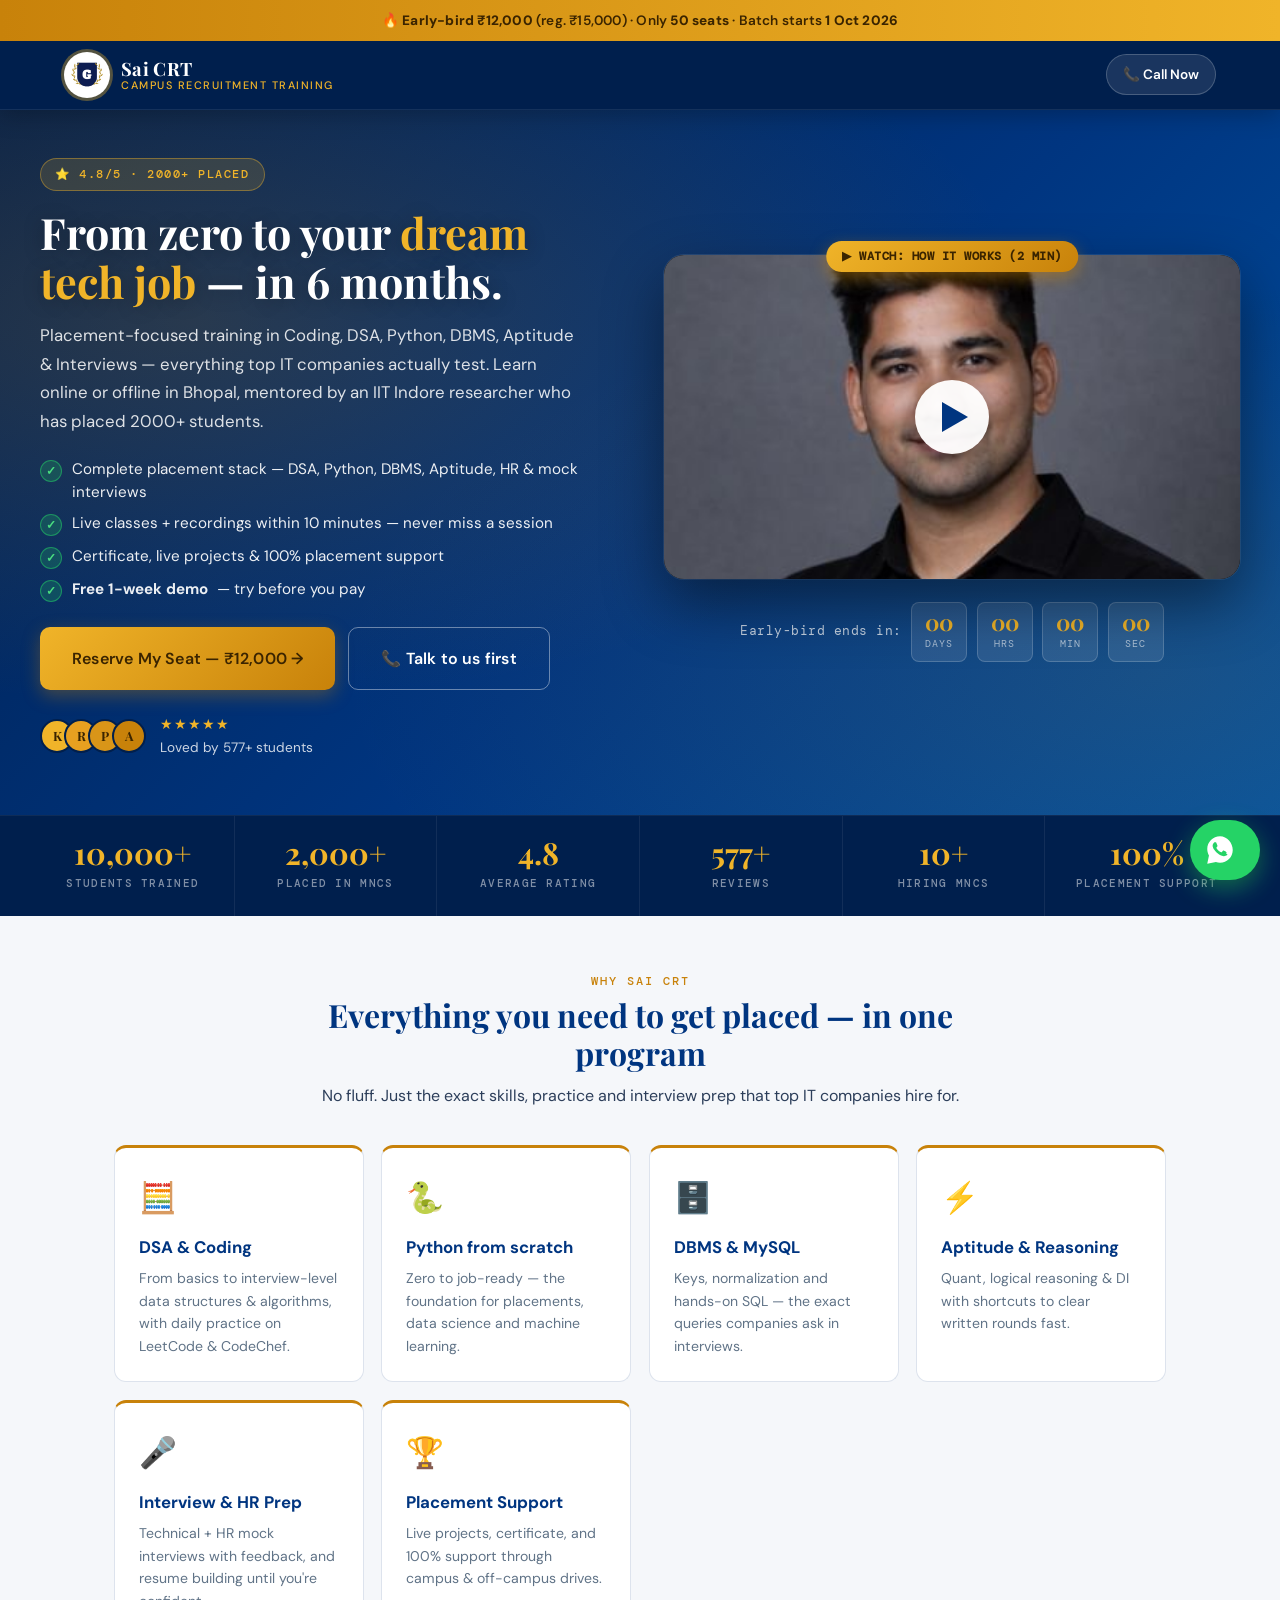
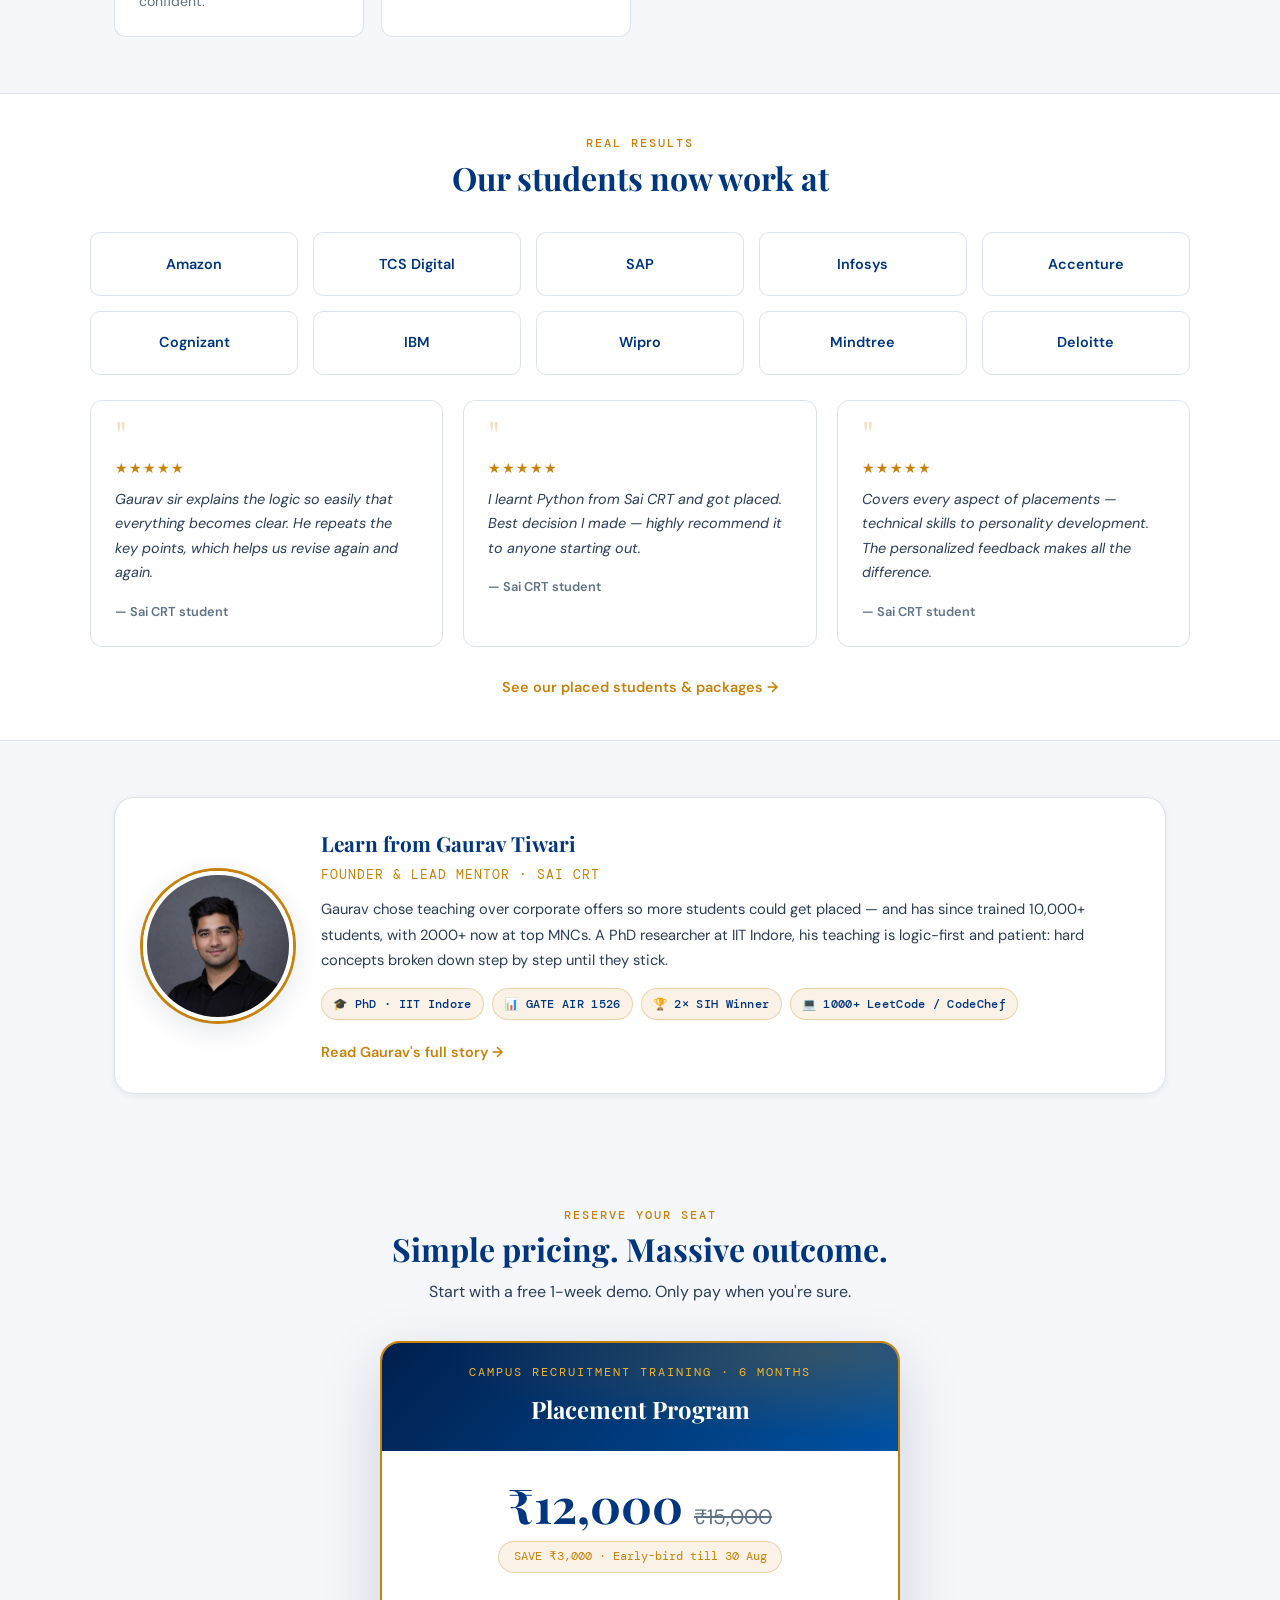
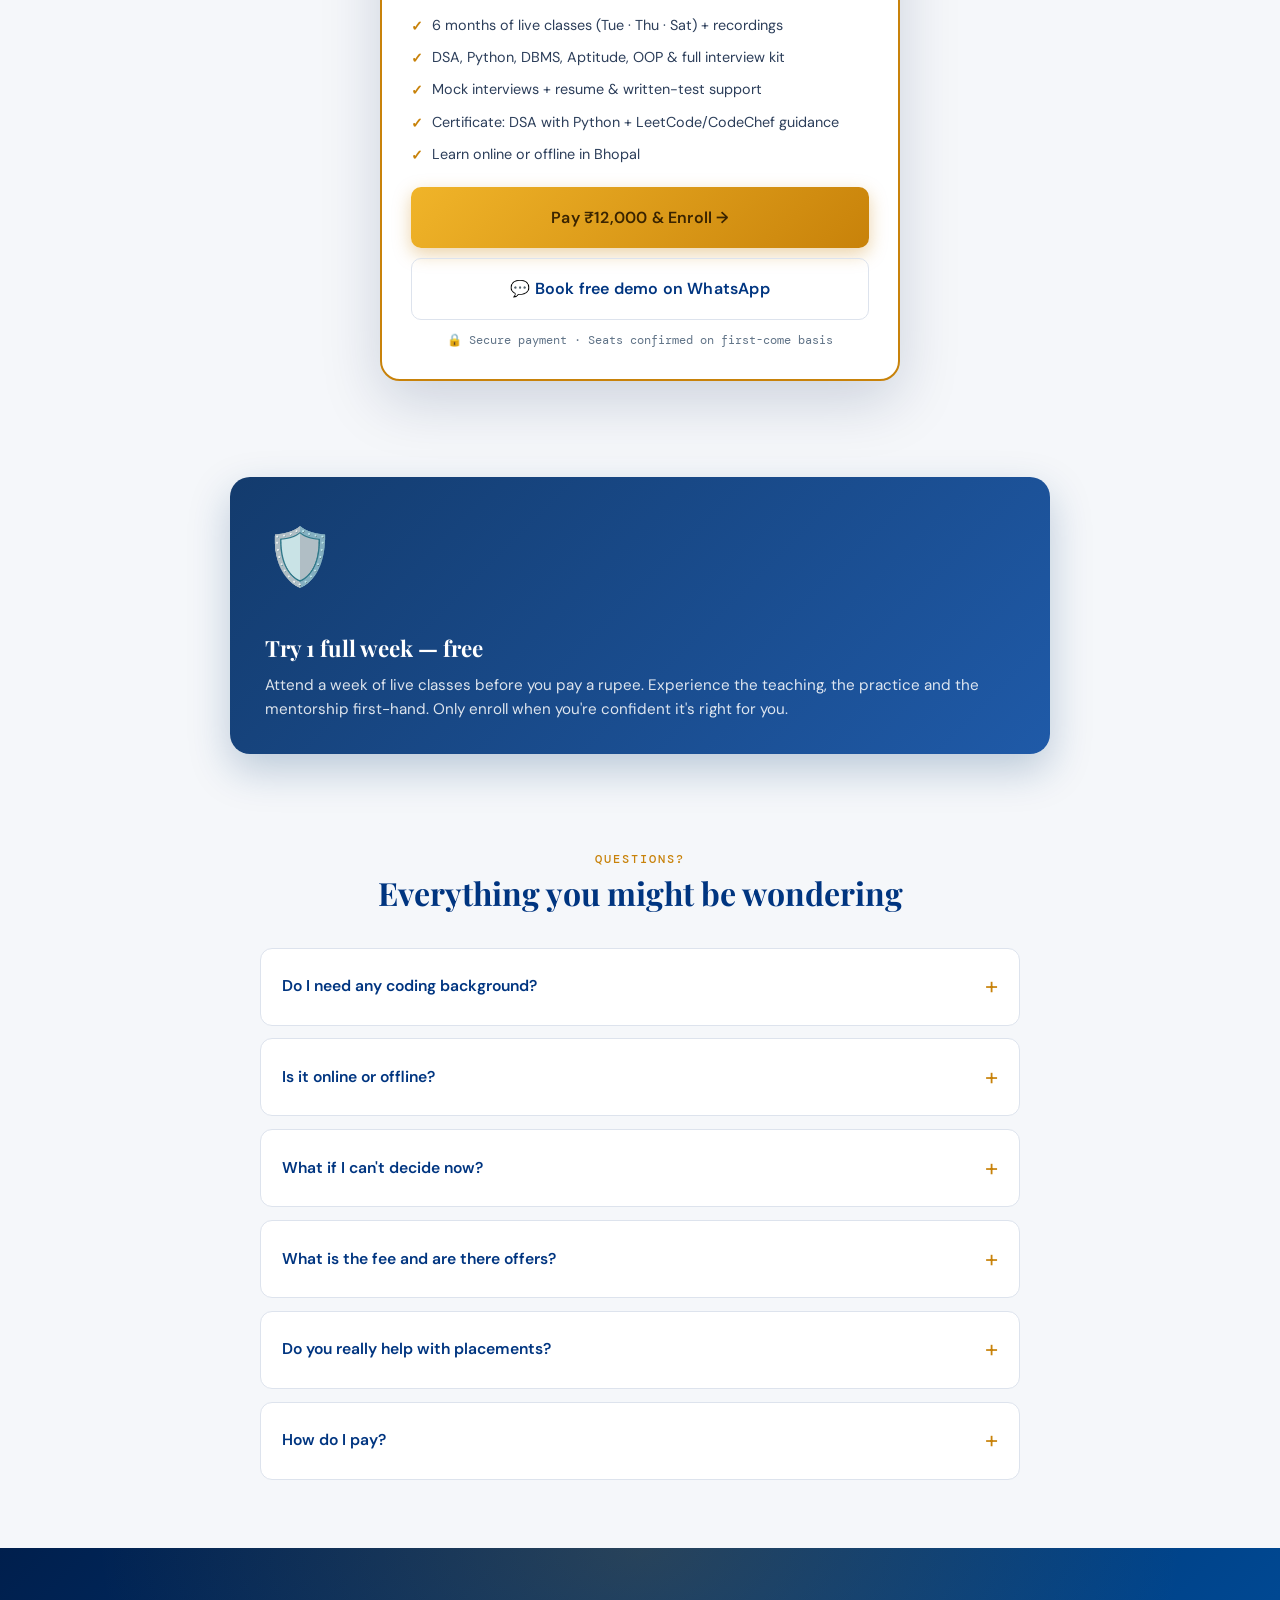
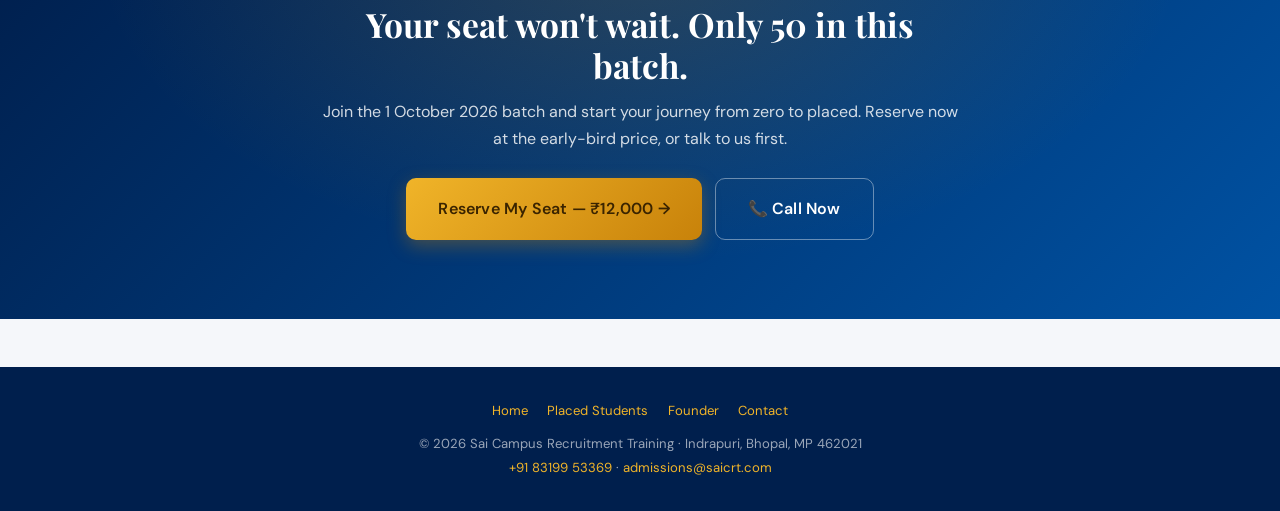
<file: landing.html>
<!DOCTYPE html>
<html lang="en">
<head>
  <meta charset="UTF-8">
  <meta name="viewport" content="width=device-width, initial-scale=1.0">
  <script>document.documentElement.classList.add('js');</script>
  <meta name="description" content="Sai CRT Campus Recruitment Training, Bhopal — 6-month placement program in Coding, DSA, Python, DBMS, Aptitude & Interviews. Watch the demo, then enroll. 2000+ placed at top MNCs. Free 1-week demo.">
  <meta property="og:title" content="Get Placed in Top MNCs — Sai CRT Bhopal">
  <meta property="og:description" content="From zero to your dream tech job in 6 months. Watch the free demo and reserve your seat. Early-bird ₹12,000. Only 50 seats.">
  <meta property="og:type" content="website">
  <title>Get Placed in Top MNCs — Sai CRT | Enroll Now</title>
  <link rel="icon" href="logo.png" type="image/png">
  <link rel="preconnect" href="https://fonts.googleapis.com">
  <link rel="preconnect" href="https://fonts.gstatic.com" crossorigin>
  <link href="https://fonts.googleapis.com/css2?family=Playfair+Display:wght@400;600;700;900&family=DM+Sans:wght@300;400;500;600;700&family=DM+Mono:wght@400;500&display=swap" rel="stylesheet">
  <link rel="stylesheet" href="style.css">
</head>
<body class="lp-body">

<!-- ======================= URGENCY BAR ======================= -->
<div class="lp-topbar">
  🔥 <b>Early-bird ₹12,000</b> (reg. ₹15,000) · Only <b>50 seats</b> · Batch starts <b>1 Oct 2026</b>
</div>

<!-- ======================= MINIMAL HEADER ======================= -->
<header class="lp-header">
  <div class="lp-header-inner">
    <a href="index.html" class="logo-wrap" aria-label="Sai CRT home">
      <span class="logo-badge"><img src="logo.png" alt="Sai CRT logo"></span>
      <span class="logo-text">
        <strong>Sai CRT</strong>
        <span>Campus Recruitment Training</span>
      </span>
    </a>
    <!-- CALL: number is set from the config script at the bottom -->
    <a href="tel:+918319953369" class="lp-header-call" id="lpCall">📞 Call Now</a>
  </div>
</header>

<!-- ======================= HERO ======================= -->
<section class="lp-hero">
  <div class="lp-hero-inner">

    <!-- LEFT: text + CTA -->
    <div class="lp-hero-text">
      <span class="pill">⭐ 4.8/5 · 2000+ Placed</span>
      <h1>From zero to your <span class="accent">dream tech job</span> — in 6 months.</h1>
      <p class="lp-sub">Placement-focused training in Coding, DSA, Python, DBMS, Aptitude &amp; Interviews — everything top IT companies actually test. Learn online or offline in Bhopal, mentored by an IIT Indore researcher who has placed 2000+ students.</p>
      <ul class="lp-usp">
        <li>Complete placement stack — DSA, Python, DBMS, Aptitude, HR &amp; mock interviews</li>
        <li>Live classes + recordings within 10 minutes — never miss a session</li>
        <li>Certificate, live projects &amp; 100% placement support</li>
        <li><b>Free 1-week demo</b> — try before you pay</li>
      </ul>
      <div class="lp-cta-row">
        <!-- PAY: link is set from the config script (Razorpay/UPI/Google Form) -->
        <a href="#enroll" class="btn btn-gold btn-lg btn-pulse" id="lpPayTop">Reserve My Seat — ₹12,000 →</a>
        <a href="tel:+918319953369" class="btn btn-ghost btn-lg" id="lpCall2">📞 Talk to us first</a>
      </div>
      <div class="lp-trust">
        <div class="avatars" aria-hidden="true">
          <span style="background:#f0b429">K</span>
          <span style="background:#e8a020">R</span>
          <span style="background:#d99518">P</span>
          <span style="background:#c8820a">A</span>
        </div>
        <div><span class="stars">★★★★★</span><br>Loved by 577+ students</div>
      </div>
    </div>

    <!-- RIGHT: video -->
    <div class="lp-video-wrap">
      <span class="video-badge">▶ Watch: How it works (2 min)</span>
      <div class="video-frame" id="videoFrame">
        <!-- Poster shown first; clicking loads the video (keeps the page fast) -->
        <img src="gaurav.jpg" alt="Sai CRT course demo video">
        <div class="video-poster-play" id="videoPlay" role="button" tabindex="0" aria-label="Play course video">
          <span class="ring"></span>
        </div>
      </div>
      <!-- COUNTDOWN to early-bird deadline -->
      <div class="lp-countdown">
        <span class="cd-label">Early-bird ends in:</span>
        <div class="cd-box"><b id="cd-d">00</b><small>days</small></div>
        <div class="cd-box"><b id="cd-h">00</b><small>hrs</small></div>
        <div class="cd-box"><b id="cd-m">00</b><small>min</small></div>
        <div class="cd-box"><b id="cd-s">00</b><small>sec</small></div>
      </div>
    </div>

  </div>
</section>

<!-- ======================= TRUST STATS ======================= -->
<div class="stats-bar">
  <div class="stats-inner">
    <div class="stat-item"><span class="stat-num" data-count="10000" data-suffix="+">10,000+</span><span class="stat-label">Students Trained</span></div>
    <div class="stat-item"><span class="stat-num" data-count="2000" data-suffix="+">2000+</span><span class="stat-label">Placed in MNCs</span></div>
    <div class="stat-item"><span class="stat-num" data-count="4.8" data-decimals="1">4.8</span><span class="stat-label">Average Rating</span></div>
    <div class="stat-item"><span class="stat-num" data-count="577" data-suffix="+">577+</span><span class="stat-label">Reviews</span></div>
    <div class="stat-item"><span class="stat-num" data-count="10" data-suffix="+">10+</span><span class="stat-label">Hiring MNCs</span></div>
    <div class="stat-item"><span class="stat-num">100%</span><span class="stat-label">Placement Support</span></div>
  </div>
</div>

<!-- ======================= WHY THIS COURSE ======================= -->
<section class="lp-section">
  <div class="lp-head">
    <span class="eyebrow">Why Sai CRT</span>
    <h2>Everything you need to get placed — in one program</h2>
    <p>No fluff. Just the exact skills, practice and interview prep that top IT companies hire for.</p>
  </div>
  <div class="benefit-grid">
    <div class="benefit-card reveal"><div class="ico">🧮</div><h4>DSA &amp; Coding</h4><p>From basics to interview-level data structures &amp; algorithms, with daily practice on LeetCode &amp; CodeChef.</p></div>
    <div class="benefit-card reveal"><div class="ico">🐍</div><h4>Python from scratch</h4><p>Zero to job-ready — the foundation for placements, data science and machine learning.</p></div>
    <div class="benefit-card reveal"><div class="ico">🗄️</div><h4>DBMS &amp; MySQL</h4><p>Keys, normalization and hands-on SQL — the exact queries companies ask in interviews.</p></div>
    <div class="benefit-card reveal"><div class="ico">⚡</div><h4>Aptitude &amp; Reasoning</h4><p>Quant, logical reasoning &amp; DI with shortcuts to clear written rounds fast.</p></div>
    <div class="benefit-card reveal"><div class="ico">🎤</div><h4>Interview &amp; HR Prep</h4><p>Technical + HR mock interviews with feedback, and resume building until you're confident.</p></div>
    <div class="benefit-card reveal"><div class="ico">🏆</div><h4>Placement Support</h4><p>Live projects, certificate, and 100% support through campus &amp; off-campus drives.</p></div>
  </div>
</section>

<!-- ======================= SOCIAL PROOF ======================= -->
<section class="lp-section tight" style="background:var(--white);border-top:1px solid var(--border);border-bottom:1px solid var(--border);max-width:none">
  <div style="max-width:1100px;margin:0 auto">
    <div class="lp-head">
      <span class="eyebrow">Real results</span>
      <h2>Our students now work at</h2>
    </div>
    <div class="company-wall reveal">
      <div class="company-tile">Amazon</div>
      <div class="company-tile">TCS Digital</div>
      <div class="company-tile">SAP</div>
      <div class="company-tile">Infosys</div>
      <div class="company-tile">Accenture</div>
      <div class="company-tile">Cognizant</div>
      <div class="company-tile">IBM</div>
      <div class="company-tile">Wipro</div>
      <div class="company-tile">Mindtree</div>
      <div class="company-tile">Deloitte</div>
    </div>
    <div class="grid-3" style="margin-top:1.6rem">
      <div class="testimonial reveal"><span class="quote">"</span><div class="stars">★★★★★</div><p>Gaurav sir explains the logic so easily that everything becomes clear. He repeats the key points, which helps us revise again and again.</p><div class="who">— Sai CRT student</div></div>
      <div class="testimonial reveal"><span class="quote">"</span><div class="stars">★★★★★</div><p>I learnt Python from Sai CRT and got placed. Best decision I made — highly recommend it to anyone starting out.</p><div class="who">— Sai CRT student</div></div>
      <div class="testimonial reveal"><span class="quote">"</span><div class="stars">★★★★★</div><p>Covers every aspect of placements — technical skills to personality development. The personalized feedback makes all the difference.</p><div class="who">— Sai CRT student</div></div>
    </div>
    <div style="text-align:center;margin-top:1.6rem">
      <a href="placedstudents.html" class="text-link" style="justify-content:center">See our placed students &amp; packages →</a>
    </div>
  </div>
</section>

<!-- ======================= MENTOR ======================= -->
<section class="lp-section">
  <div class="card reveal" style="border-radius:var(--radius-lg)">
    <div class="mentor">
      <img class="mentor-photo" src="gaurav.jpg" alt="Gaurav Tiwari">
      <div>
        <h4>Learn from Gaurav Tiwari</h4>
        <div class="role">Founder &amp; Lead Mentor · Sai CRT</div>
        <p>Gaurav chose teaching over corporate offers so more students could get placed — and has since trained 10,000+ students, with 2000+ now at top MNCs. A PhD researcher at IIT Indore, his teaching is logic-first and patient: hard concepts broken down step by step until they stick.</p>
        <div class="cred-chips">
          <span class="cred-chip">🎓 PhD · IIT Indore</span>
          <span class="cred-chip">📊 GATE AIR 1526</span>
          <span class="cred-chip">🏆 2× SIH Winner</span>
          <span class="cred-chip">💻 1000+ LeetCode / CodeChef</span>
        </div>
        <a href="about.html" class="text-link">Read Gaurav's full story →</a>
      </div>
    </div>
  </div>
</section>

<!-- ======================= PRICING / ENROLL ======================= -->
<section class="lp-section" id="enroll">
  <div class="lp-head">
    <span class="eyebrow">Reserve your seat</span>
    <h2>Simple pricing. Massive outcome.</h2>
    <p>Start with a free 1-week demo. Only pay when you're sure.</p>
  </div>
  <div class="lp-price-wrap">
    <div class="price-card reveal">
      <div class="ribbon">
        <div class="tag">Campus Recruitment Training · 6 Months</div>
        <h3>Placement Program</h3>
      </div>
      <div class="price-body">
        <div class="price-figure">
          <span class="now">₹12,000</span>
          <span class="was">₹15,000</span>
        </div>
        <div class="price-save-wrap"><span class="price-save">SAVE ₹3,000 · Early-bird till 30 Aug</span></div>
        <ul class="price-incl">
          <li>6 months of live classes (Tue · Thu · Sat) + recordings</li>
          <li>DSA, Python, DBMS, Aptitude, OOP &amp; full interview kit</li>
          <li>Mock interviews + resume &amp; written-test support</li>
          <li>Certificate: DSA with Python + LeetCode/CodeChef guidance</li>
          <li>Learn online or offline in Bhopal</li>
        </ul>
        <!-- PAY: link is set from the config script (Razorpay/UPI/Google Form) -->
        <a href="#" class="btn btn-gold btn-lg" id="lpPayMain">Pay ₹12,000 &amp; Enroll →</a>
        <a href="https://wa.me/918319953369" class="btn btn-ghost-navy btn-lg" id="lpWaMain" target="_blank" rel="noopener">💬 Book free demo on WhatsApp</a>
        <p class="price-secure">🔒 Secure payment · Seats confirmed on first-come basis</p>
      </div>
    </div>
  </div>
</section>

<!-- ======================= GUARANTEE ======================= -->
<section class="lp-section tight">
  <div class="lp-guarantee reveal">
    <div class="seal">🛡️</div>
    <div>
      <h3>Try 1 full week — free</h3>
      <p>Attend a week of live classes before you pay a rupee. Experience the teaching, the practice and the mentorship first-hand. Only enroll when you're confident it's right for you.</p>
    </div>
  </div>
</section>

<!-- ======================= FAQ ======================= -->
<section class="lp-section">
  <div class="lp-head">
    <span class="eyebrow">Questions?</span>
    <h2>Everything you might be wondering</h2>
  </div>
  <div class="faq-list">
    <details class="faq-item"><summary>Do I need any coding background?</summary><div class="faq-a">No. We start from absolute basics — Python from scratch — and build up to interview-level DSA. Students from non-CS branches get placed every year.</div></details>
    <details class="faq-item"><summary>Is it online or offline?</summary><div class="faq-a">Both. Join live online from anywhere, or attend offline at our Indrapuri, Bhopal center. Every class is recorded and uploaded within 10 minutes, so you never miss anything.</div></details>
    <details class="faq-item"><summary>What if I can't decide now?</summary><div class="faq-a">Start with the free 1-week demo. Attend real classes, then decide. No payment needed to begin.</div></details>
    <details class="faq-item"><summary>What is the fee and are there offers?</summary><div class="faq-a">The early-bird fee is ₹12,000 (regular ₹15,000) valid till 30 August. This includes all 6 months of training, recordings, certificate and placement support.</div></details>
    <details class="faq-item"><summary>Do you really help with placements?</summary><div class="faq-a">Yes — 2000+ students placed at MNCs like Amazon, TCS, Infosys, Accenture, SAP and more. You get mock interviews, resume help, written-test prep and drive support.</div></details>
    <details class="faq-item"><summary>How do I pay?</summary><div class="faq-a">Tap “Pay &amp; Enroll” for secure online payment, or message us on WhatsApp and we'll guide you through it. You can also call us directly.</div></details>
  </div>
</section>

<!-- ======================= FINAL CTA ======================= -->
<section class="lp-final">
  <div class="lp-final-inner">
    <h2>Your seat won't wait. Only 50 in this batch.</h2>
    <p>Join the 1 October 2026 batch and start your journey from zero to placed. Reserve now at the early-bird price, or talk to us first.</p>
    <div class="lp-cta-row" style="justify-content:center">
      <a href="#" class="btn btn-gold btn-lg btn-pulse" id="lpPayBottom">Reserve My Seat — ₹12,000 →</a>
      <a href="tel:+918319953369" class="btn btn-ghost btn-lg" id="lpCall3">📞 Call Now</a>
    </div>
  </div>
</section>

<!-- ======================= FOOTER ======================= -->
<footer class="lp-foot">
  <div class="lp-foot-links">
    <a href="index.html">Home</a>
    <a href="placedstudents.html">Placed Students</a>
    <a href="about.html">Founder</a>
    <a href="index.html#contact">Contact</a>
  </div>
  <div>© <span id="year"></span> Sai Campus Recruitment Training · Indrapuri, Bhopal, MP 462021</div>
  <div><a href="tel:+918319953369">+91 83199 53369</a> · <a href="mailto:admissions@saicrt.com">admissions@saicrt.com</a></div>
</footer>

<!-- ======================= FLOATING WHATSAPP ======================= -->
<a href="https://wa.me/918319953369" class="wa-float" target="_blank" rel="noopener" aria-label="Chat with Sai CRT on WhatsApp">
  <span class="wa-icon">
    <svg viewBox="0 0 32 32" aria-hidden="true"><path d="M16.04 3C9.4 3 4 8.4 4 15.04c0 2.13.56 4.2 1.62 6.03L4 29l8.13-1.6a12 12 0 0 0 3.9.65h.01C22.68 28.05 28 22.65 28 16.01 28 9.4 22.68 3 16.04 3Zm7.02 17.1c-.3.83-1.74 1.6-2.4 1.66-.65.06-1.24.28-4.2-.88-3.55-1.4-5.8-5-5.98-5.24-.17-.24-1.42-1.9-1.42-3.62 0-1.72.9-2.56 1.22-2.9.3-.35.65-.43.87-.43l.63.01c.2.01.47-.08.74.56.28.68.95 2.35 1.03 2.52.08.17.14.37.03.6-.1.24-.16.38-.32.58-.16.2-.34.44-.48.6-.16.16-.33.34-.14.66.19.32.84 1.38 1.8 2.24 1.24 1.1 2.28 1.44 2.6 1.6.32.16.5.14.7-.08.2-.23.8-.94 1.02-1.26.2-.32.4-.27.68-.16.28.1 1.76.83 2.06.98.3.16.5.23.58.36.07.13.07.76-.24 1.58Z"/></svg>
  </span>
  <span class="wa-text">Chat on WhatsApp</span>
</a>

<!-- ======================= STICKY MOBILE CTA ======================= -->
<div class="sticky-cta">
  <a href="tel:+918319953369" class="btn btn-navy" id="lpCallSticky">📞 Call</a>
  <a href="#enroll" class="btn btn-gold" id="lpPaySticky">Enroll ₹12,000 →</a>
</div>

<!-- ======================= LANDING CONFIG + BEHAVIOUR ======================= -->
<script>
/* ================================================================
   SAI CRT LANDING — edit these 5 values and you're done
   ================================================================ */
const LP = {
  phone:      "+918319953369",            // for the Call buttons
  whatsapp:   "918319953369",             // digits only
  // 1) VIDEO — pick ONE:
  //    YouTube: put just the video ID (the part after v=)
  youtubeId:  "dQw4w9WgXcQ",              // <-- replace with your YouTube video ID
  //    OR Google Drive: paste the file ID and set useDrive = true
  driveId:    "",                         // <-- Drive file ID (optional)
  useDrive:   false,
  // 2) PAYMENT — paste your Razorpay / UPI / payment-page / Google Form link.
  //    Leave "" to send "Pay" clicks to WhatsApp instead.
  payUrl:     "",
  // 3) COUNTDOWN — early-bird deadline (year, month 0-11, day, hour, min)
  deadline:   new Date(2026, 7, 30, 23, 59)   // 30 Aug 2026, 11:59 PM  (month 7 = August)
};

document.addEventListener('DOMContentLoaded', () => {
  document.getElementById('year').textContent = new Date().getFullYear();

  // ---- wire up phone + whatsapp + pay links ----
  const tel = 'tel:' + LP.phone;
  ['lpCall','lpCall2','lpCall3','lpCallSticky'].forEach(id => { const el = document.getElementById(id); if (el) el.href = tel; });

  const waHref = 'https://wa.me/' + LP.whatsapp + '?text=' + encodeURIComponent("Hi Sai CRT! I'd like to book the free demo / enroll for the 1 October batch.");
  const wa = document.getElementById('lpWaMain'); if (wa) wa.href = waHref;

  const payTargets = ['lpPayTop','lpPayMain','lpPayBottom','lpPaySticky'];
  payTargets.forEach(id => {
    const el = document.getElementById(id); if (!el) return;
    if (LP.payUrl){ el.href = LP.payUrl; el.target = '_blank'; el.rel = 'noopener'; }
    else if (id === 'lpPayMain'){ el.href = waHref; el.target = '_blank'; el.rel = 'noopener'; }
    // top/bottom/sticky with no payUrl just scroll to #enroll (their default href)
  });

  // ---- video: click poster to load the real player ----
  const play = document.getElementById('videoPlay');
  const frame = document.getElementById('videoFrame');
  function loadVideo(){
    let src = '';
    if (LP.useDrive && LP.driveId){ src = 'https://drive.google.com/file/d/' + LP.driveId + '/preview'; }
    else { src = 'https://www.youtube.com/embed/' + LP.youtubeId + '?autoplay=1&rel=0'; }
    frame.innerHTML = '<iframe src="' + src + '" title="Sai CRT course video" allow="autoplay; encrypted-media; fullscreen" allowfullscreen></iframe>';
  }
  if (play){
    play.addEventListener('click', loadVideo);
    play.addEventListener('keydown', e => { if (e.key === 'Enter' || e.key === ' '){ e.preventDefault(); loadVideo(); } });
  }

  // ---- countdown timer ----
  const dEl = document.getElementById('cd-d'), hEl = document.getElementById('cd-h'), mEl = document.getElementById('cd-m'), sEl = document.getElementById('cd-s');
  function pad(n){ return String(n).padStart(2,'0'); }
  function tick(){
    let diff = LP.deadline.getTime() - Date.now();
    if (diff < 0) diff = 0;
    const d = Math.floor(diff/86400000);
    const h = Math.floor(diff%86400000/3600000);
    const m = Math.floor(diff%3600000/60000);
    const s = Math.floor(diff%60000/1000);
    if (dEl){ dEl.textContent = pad(d); hEl.textContent = pad(h); mEl.textContent = pad(m); sEl.textContent = pad(s); }
  }
  tick(); setInterval(tick, 1000);
  // (counters + scroll-reveal are handled automatically by script.js)
});
</script>
<script src="script.js"></script>
</body>
</html>
</file>
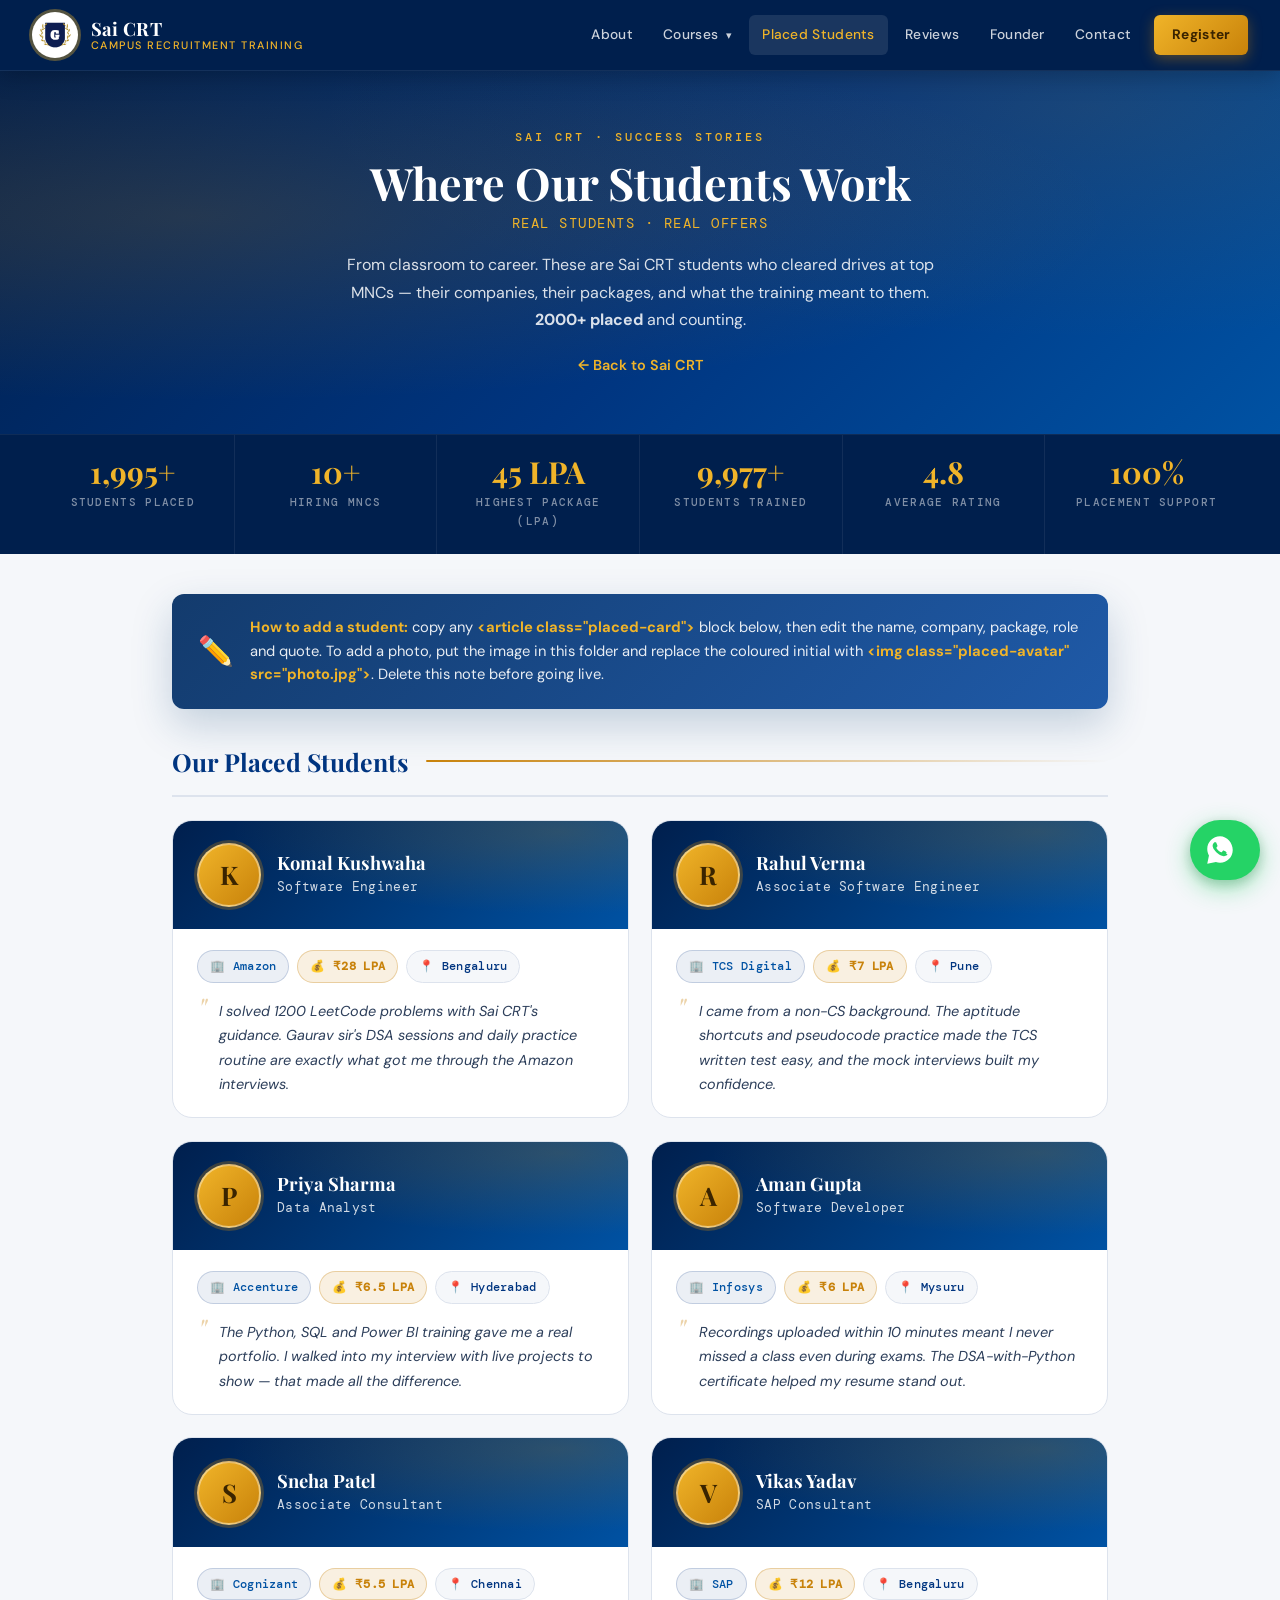
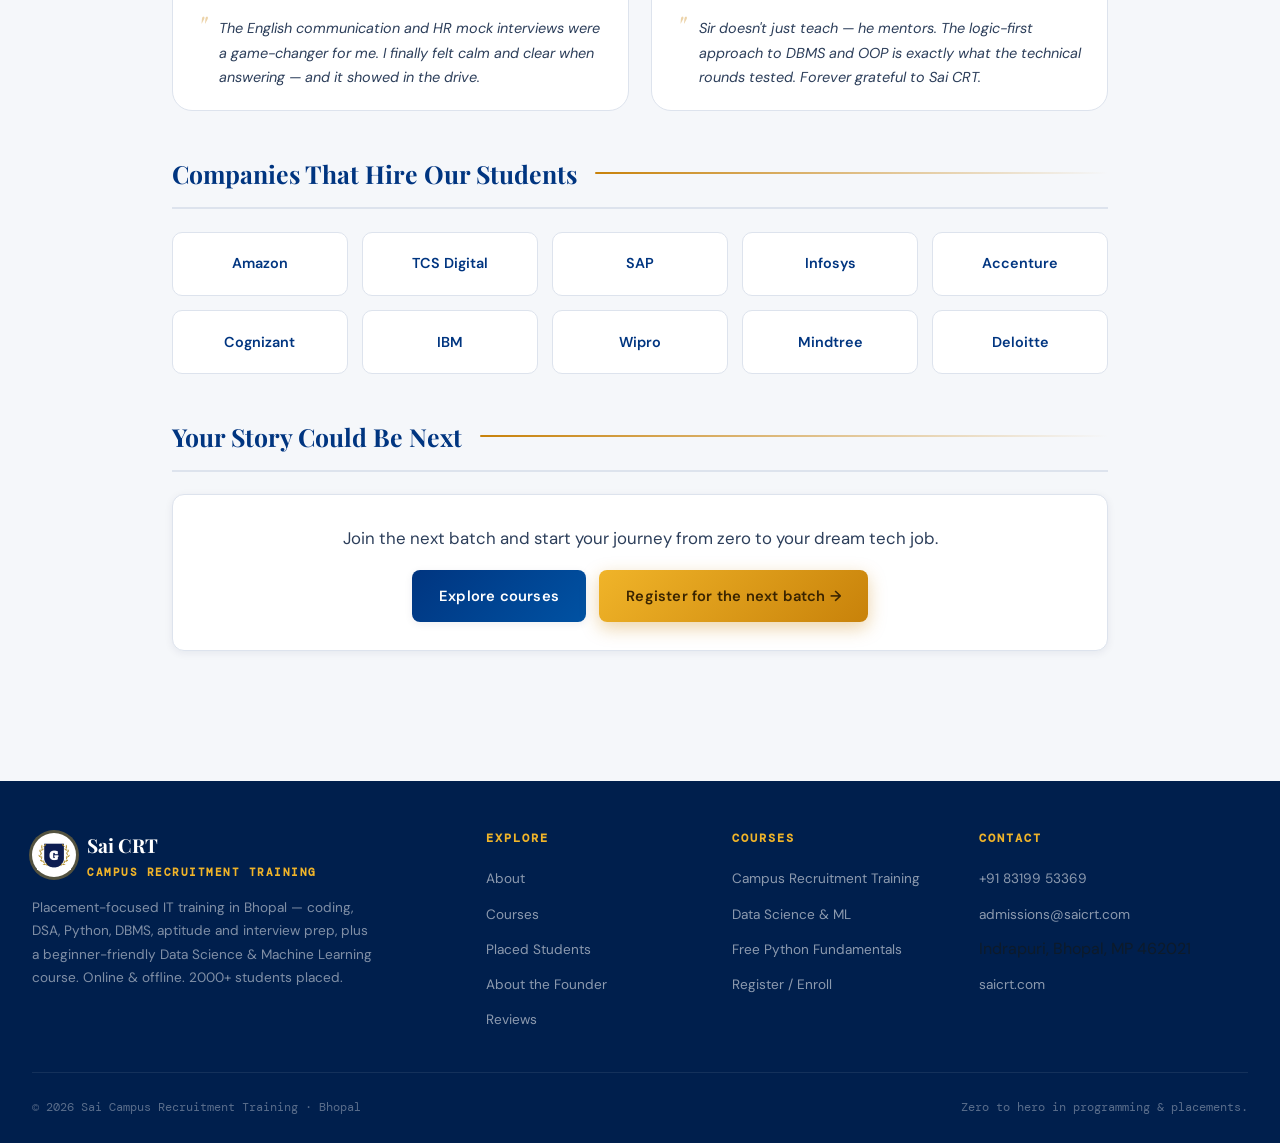
<file: placedstudents.html>
<!DOCTYPE html>
<html lang="en">
<head>
  <meta charset="UTF-8">
  <meta name="viewport" content="width=device-width, initial-scale=1.0">
  <script>document.documentElement.classList.add('js');</script>
  <meta name="description" content="Placed students of Sai Campus Recruitment Training, Bhopal — where our students work, their companies, packages and what they say about Sai CRT. 2000+ placed at top MNCs.">
  <meta name="keywords" content="Sai CRT placements, placed students, Bhopal placement training, MNC jobs, student success stories, Gaurav Tiwari">
  <meta property="og:title" content="Placed Students — Success Stories | Sai CRT">
  <meta property="og:description" content="Real students, real offers. See where Sai CRT students are placed, their packages, and what they say about the training.">
  <meta property="og:type" content="website">
  <title>Placed Students — Success Stories | Sai CRT</title>
  <link rel="icon" href="logo.png" type="image/png">
  <link rel="preconnect" href="https://fonts.googleapis.com">
  <link rel="preconnect" href="https://fonts.gstatic.com" crossorigin>
  <link href="https://fonts.googleapis.com/css2?family=Playfair+Display:wght@400;600;700;900&family=DM+Sans:wght@300;400;500;600;700&family=DM+Mono:wght@400;500&display=swap" rel="stylesheet">
  <link rel="stylesheet" href="style.css">
</head>
<body>

<!-- ======================= HEADER ======================= -->
<header>
  <div class="header-inner">
    <a href="index.html" class="logo-wrap" aria-label="Sai CRT home">
      <span class="logo-badge"><img src="logo.png" alt="Sai CRT logo"></span>
      <span class="logo-text">
        <strong>Sai CRT</strong>
        <span>Campus Recruitment Training</span>
      </span>
    </a>
    <button class="nav-toggle" aria-label="Toggle navigation" aria-expanded="false">☰</button>
    <nav class="main-nav" aria-label="Primary">
      <ul>
        <li><a href="index.html#about">About</a></li>
        <li class="nav-dropdown">
          <a href="index.html#courses">Courses</a>
          <ul class="dropdown-menu">
            <li><a href="index.html#courses">Campus Recruitment Training</a></li>
            <li><a href="index.html#courses">Data Science &amp; ML</a></li>
          </ul>
        </li>
        <li><a href="placedstudents.html" class="active">Placed Students</a></li>
        <li><a href="index.html#reviews">Reviews</a></li>
        <li><a href="about.html">Founder</a></li>
        <li><a href="index.html#contact">Contact</a></li>
        <li><a href="index.html#register" class="nav-cta">Register</a></li>
      </ul>
    </nav>
  </div>
</header>

<!-- ======================= HERO ======================= -->
<section class="about-hero">
  <div class="about-hero-inner" style="grid-template-columns:1fr;text-align:center;justify-items:center;max-width:800px">
    <div>
      <div class="hero-label">Sai CRT · Success Stories</div>
      <h1>Where Our Students Work</h1>
      <div class="role">Real students · Real offers</div>
      <p class="lead" style="margin-left:auto;margin-right:auto">From classroom to career. These are Sai CRT students who cleared drives at top MNCs — their companies, their packages, and what the training meant to them. <b>2000+ placed</b> and counting.</p>
      <a href="index.html" class="text-link on-navy">← Back to Sai CRT</a>
    </div>
  </div>
</section>

<!-- ======================= STATS STRIP ======================= -->
<div class="stats-bar">
  <div class="stats-inner">
    <div class="stat-item"><span class="stat-num" data-count="2000" data-suffix="+">2000+</span><span class="stat-label">Students Placed</span></div>
    <div class="stat-item"><span class="stat-num" data-count="10" data-suffix="+">10+</span><span class="stat-label">Hiring MNCs</span></div>
    <div class="stat-item"><span class="stat-num" data-count="45" data-suffix=" LPA" data-decimals="0">45</span><span class="stat-label">Highest Package (LPA)</span></div>
    <div class="stat-item"><span class="stat-num" data-count="10000" data-suffix="+">10,000+</span><span class="stat-label">Students Trained</span></div>
    <div class="stat-item"><span class="stat-num" data-count="4.8" data-decimals="1">4.8</span><span class="stat-label">Average Rating</span></div>
    <div class="stat-item"><span class="stat-num">100%</span><span class="stat-label">Placement Support</span></div>
  </div>
</div>

<!-- ======================= BODY ======================= -->
<div class="about-wrap">

  <!-- EDITOR NOTE (visible helper — remove this whole block anytime) -->
  <div class="placed-note reveal">
    <span class="ico">✏️</span>
    <p><b>How to add a student:</b> copy any <b>&lt;article class="placed-card"&gt;</b> block below, then edit the name, company, package, role and quote. To add a photo, put the image in this folder and replace the coloured initial with <b>&lt;img class="placed-avatar" src="photo.jpg"&gt;</b>. Delete this note before going live.</p>
  </div>

  <section class="block">
    <h2 class="section-title">Our Placed Students</h2>

    <div class="placed-grid">

      <!-- ===== STUDENT CARD — copy this whole block to add more ===== -->
      <article class="placed-card reveal">
        <div class="placed-top">
          <span class="placed-avatar initial">K</span>
          <div class="placed-id">
            <h4>Komal Kushwaha</h4>
            <div class="role">Software Engineer</div>
          </div>
        </div>
        <div class="placed-body">
          <div class="placed-facts">
            <span class="placed-chip company">🏢 Amazon</span>
            <span class="placed-chip pkg">💰 ₹28 LPA</span>
            <span class="placed-chip">📍 Bengaluru</span>
          </div>
          <p class="placed-quote">I solved 1200 LeetCode problems with Sai CRT's guidance. Gaurav sir's DSA sessions and daily practice routine are exactly what got me through the Amazon interviews.</p>
        </div>
      </article>

      <article class="placed-card reveal">
        <div class="placed-top">
          <span class="placed-avatar initial">R</span>
          <div class="placed-id">
            <h4>Rahul Verma</h4>
            <div class="role">Associate Software Engineer</div>
          </div>
        </div>
        <div class="placed-body">
          <div class="placed-facts">
            <span class="placed-chip company">🏢 TCS Digital</span>
            <span class="placed-chip pkg">💰 ₹7 LPA</span>
            <span class="placed-chip">📍 Pune</span>
          </div>
          <p class="placed-quote">I came from a non-CS background. The aptitude shortcuts and pseudocode practice made the TCS written test easy, and the mock interviews built my confidence.</p>
        </div>
      </article>

      <article class="placed-card reveal">
        <div class="placed-top">
          <span class="placed-avatar initial">P</span>
          <div class="placed-id">
            <h4>Priya Sharma</h4>
            <div class="role">Data Analyst</div>
          </div>
        </div>
        <div class="placed-body">
          <div class="placed-facts">
            <span class="placed-chip company">🏢 Accenture</span>
            <span class="placed-chip pkg">💰 ₹6.5 LPA</span>
            <span class="placed-chip">📍 Hyderabad</span>
          </div>
          <p class="placed-quote">The Python, SQL and Power BI training gave me a real portfolio. I walked into my interview with live projects to show — that made all the difference.</p>
        </div>
      </article>

      <article class="placed-card reveal">
        <div class="placed-top">
          <span class="placed-avatar initial">A</span>
          <div class="placed-id">
            <h4>Aman Gupta</h4>
            <div class="role">Software Developer</div>
          </div>
        </div>
        <div class="placed-body">
          <div class="placed-facts">
            <span class="placed-chip company">🏢 Infosys</span>
            <span class="placed-chip pkg">💰 ₹6 LPA</span>
            <span class="placed-chip">📍 Mysuru</span>
          </div>
          <p class="placed-quote">Recordings uploaded within 10 minutes meant I never missed a class even during exams. The DSA-with-Python certificate helped my resume stand out.</p>
        </div>
      </article>

      <article class="placed-card reveal">
        <div class="placed-top">
          <span class="placed-avatar initial">S</span>
          <div class="placed-id">
            <h4>Sneha Patel</h4>
            <div class="role">Associate Consultant</div>
          </div>
        </div>
        <div class="placed-body">
          <div class="placed-facts">
            <span class="placed-chip company">🏢 Cognizant</span>
            <span class="placed-chip pkg">💰 ₹5.5 LPA</span>
            <span class="placed-chip">📍 Chennai</span>
          </div>
          <p class="placed-quote">The English communication and HR mock interviews were a game-changer for me. I finally felt calm and clear when answering — and it showed in the drive.</p>
        </div>
      </article>

      <article class="placed-card reveal">
        <div class="placed-top">
          <span class="placed-avatar initial">V</span>
          <div class="placed-id">
            <h4>Vikas Yadav</h4>
            <div class="role">SAP Consultant</div>
          </div>
        </div>
        <div class="placed-body">
          <div class="placed-facts">
            <span class="placed-chip company">🏢 SAP</span>
            <span class="placed-chip pkg">💰 ₹12 LPA</span>
            <span class="placed-chip">📍 Bengaluru</span>
          </div>
          <p class="placed-quote">Sir doesn't just teach — he mentors. The logic-first approach to DBMS and OOP is exactly what the technical rounds tested. Forever grateful to Sai CRT.</p>
        </div>
      </article>
      <!-- ===== end of student cards ===== -->

    </div>
  </section>

  <!-- COMPANIES -->
  <section class="block">
    <h2 class="section-title">Companies That Hire Our Students</h2>
    <div class="company-wall reveal">
      <div class="company-tile">Amazon</div>
      <div class="company-tile">TCS Digital</div>
      <div class="company-tile">SAP</div>
      <div class="company-tile">Infosys</div>
      <div class="company-tile">Accenture</div>
      <div class="company-tile">Cognizant</div>
      <div class="company-tile">IBM</div>
      <div class="company-tile">Wipro</div>
      <div class="company-tile">Mindtree</div>
      <div class="company-tile">Deloitte</div>
    </div>
  </section>

  <!-- CTA -->
  <section class="block" id="contact">
    <h2 class="section-title">Your Story Could Be Next</h2>
    <div class="about-card reveal" style="text-align:center">
      <p style="font-size:1.05rem">Join the next batch and start your journey from zero to your dream tech job.</p>
      <div class="hero-actions" style="justify-content:center;margin-top:.6rem">
        <a href="index.html#courses" class="btn btn-navy">Explore courses</a>
        <a href="index.html#register" class="btn btn-gold">Register for the next batch →</a>
      </div>
    </div>
  </section>

</div>

<!-- ======================= FLOATING WHATSAPP ======================= -->
<a href="https://wa.me/918319953369" class="wa-float" target="_blank" rel="noopener" aria-label="Chat with Sai CRT on WhatsApp">
  <span class="wa-icon">
    <svg viewBox="0 0 32 32" aria-hidden="true"><path d="M16.04 3C9.4 3 4 8.4 4 15.04c0 2.13.56 4.2 1.62 6.03L4 29l8.13-1.6a12 12 0 0 0 3.9.65h.01C22.68 28.05 28 22.65 28 16.01 28 9.4 22.68 3 16.04 3Zm7.02 17.1c-.3.83-1.74 1.6-2.4 1.66-.65.06-1.24.28-4.2-.88-3.55-1.4-5.8-5-5.98-5.24-.17-.24-1.42-1.9-1.42-3.62 0-1.72.9-2.56 1.22-2.9.3-.35.65-.43.87-.43l.63.01c.2.01.47-.08.74.56.28.68.95 2.35 1.03 2.52.08.17.14.37.03.6-.1.24-.16.38-.32.58-.16.2-.34.44-.48.6-.16.16-.33.34-.14.66.19.32.84 1.38 1.8 2.24 1.24 1.1 2.28 1.44 2.6 1.6.32.16.5.14.7-.08.2-.23.8-.94 1.02-1.26.2-.32.4-.27.68-.16.28.1 1.76.83 2.06.98.3.16.5.23.58.36.07.13.07.76-.24 1.58Z"/></svg>
  </span>
  <span class="wa-text">Chat on WhatsApp</span>
</a>

<!-- ======================= FOOTER ======================= -->
<footer>
  <div class="footer-inner">
    <div class="footer-brand">
      <div class="fb-top">
        <span class="logo-badge"><img src="logo.png" alt="Sai CRT logo"></span>
        <strong>Sai CRT<small>Campus Recruitment Training</small></strong>
      </div>
      <p>Placement-focused IT training in Bhopal — coding, DSA, Python, DBMS, aptitude and interview prep, plus a beginner-friendly Data Science &amp; Machine Learning course. Online &amp; offline. 2000+ students placed.</p>
    </div>
    <div class="footer-col">
      <h4>Explore</h4>
      <ul>
        <li><a href="index.html#about">About</a></li>
        <li><a href="index.html#courses">Courses</a></li>
        <li><a href="placedstudents.html">Placed Students</a></li>
        <li><a href="about.html">About the Founder</a></li>
        <li><a href="index.html#reviews">Reviews</a></li>
      </ul>
    </div>
    <div class="footer-col">
      <h4>Courses</h4>
      <ul>
        <li><a href="index.html#courses">Campus Recruitment Training</a></li>
        <li><a href="index.html#courses">Data Science &amp; ML</a></li>
        <li><a href="https://saicrt.com" target="_blank" rel="noopener">Free Python Fundamentals</a></li>
        <li><a href="index.html#register">Register / Enroll</a></li>
      </ul>
    </div>
    <div class="footer-col">
      <h4>Contact</h4>
      <ul>
        <li><a href="https://wa.me/918319953369" target="_blank" rel="noopener">+91 83199 53369</a></li>
        <li><a href="mailto:admissions@saicrt.com">admissions@saicrt.com</a></li>
        <li>Indrapuri, Bhopal, MP 462021</li>
        <li><a href="https://saicrt.com" target="_blank" rel="noopener">saicrt.com</a></li>
      </ul>
    </div>
  </div>
  <div class="footer-bottom">
    <span>© <span id="year"></span> Sai Campus Recruitment Training · Bhopal</span>
    <span>Zero to hero in programming &amp; placements.</span>
  </div>
</footer>

<script src="script.js"></script>
</body>
</html>
</file>
<file: style.css>
/* =============================================
   ROOT — Navy + White + Gold (matched to lab theme)
   ============================================= */
:root{
  --navy-deep:#001f4d; --navy-dark:#003580; --navy-mid:#0052a3; --navy-soft:#1a6bbf;
  --gold:#c8820a; --gold-light:#f0b429;
  --cream:#f5f7fa; --white:#ffffff;
  --text-dark:#0d1b2a; --text-mid:#2c3e5a; --text-soft:#607387;
  --border:#dde3ed;
  --shadow-sm:0 2px 8px rgba(0,31,77,.07);
  --shadow-md:0 8px 30px rgba(0,31,77,.12);
  --shadow-lg:0 20px 60px rgba(0,31,77,.17);
  --transition:all .35s cubic-bezier(.4,0,.2,1);
  --radius:12px; --radius-lg:20px;
}
*,*::before,*::after{margin:0;padding:0;box-sizing:border-box}
html{scroll-behavior:smooth;font-size:16px;scroll-padding-top:84px}
body{font-family:'DM Sans',sans-serif;background:var(--cream);color:var(--text-dark);overflow-x:hidden;line-height:1.7}
img{max-width:100%;display:block}
a{text-decoration:none;color:inherit}
ul{list-style:none}
::-webkit-scrollbar{width:6px}
::-webkit-scrollbar-track{background:var(--cream)}
::-webkit-scrollbar-thumb{background:var(--navy-soft);border-radius:3px}
:focus-visible{outline:3px solid var(--gold-light);outline-offset:2px;border-radius:4px}

/* =============================================  HEADER  ============================================= */
header{position:sticky;top:0;z-index:1000;background:var(--navy-deep);border-bottom:1px solid rgba(255,255,255,.08);box-shadow:0 4px 24px rgba(0,0,0,.25)}
.header-inner{max-width:1400px;margin:0 auto;padding:0 2rem;display:flex;align-items:center;justify-content:space-between;height:70px;gap:1.5rem}
.logo-wrap{display:flex;align-items:center;gap:.8rem;flex-shrink:0}
.logo-badge{width:46px;height:46px;border-radius:50%;background:var(--white);display:flex;align-items:center;justify-content:center;box-shadow:0 0 0 3px rgba(240,180,41,.35);flex-shrink:0}
.logo-badge img{width:34px;height:34px;object-fit:contain}
.logo-text{line-height:1.15}
.logo-text strong{display:block;color:var(--white);font-family:'Playfair Display',serif;font-size:1.15rem;letter-spacing:.3px}
.logo-text span{display:block;color:var(--gold-light);font-size:.68rem;letter-spacing:1.5px;text-transform:uppercase;font-weight:500}
.main-nav ul{display:flex;align-items:center;gap:.2rem}
.main-nav a{display:block;padding:.5rem .85rem;color:rgba(255,255,255,.8);font-size:.86rem;font-weight:500;border-radius:6px;transition:var(--transition);letter-spacing:.3px}
.main-nav a:hover,.main-nav a.active{background:rgba(255,255,255,.1);color:var(--gold-light)}
.nav-cta{margin-left:.4rem;background:linear-gradient(135deg,var(--gold-light),var(--gold))!important;color:#3a2400!important;font-weight:700!important;padding:.55rem 1.1rem!important;box-shadow:0 4px 14px rgba(200,130,10,.4)}
.nav-cta:hover{transform:translateY(-2px);filter:brightness(1.05)}
.nav-toggle{display:none;background:none;border:none;color:var(--white);font-size:1.5rem;cursor:pointer;padding:.5rem}
.nav-dropdown{position:relative}
.nav-dropdown>a::after{content:' ▾';font-size:.7rem;margin-left:.25rem}
.dropdown-menu{position:absolute;top:100%;left:0;background:linear-gradient(135deg,var(--navy-deep),var(--navy-dark));border:1px solid rgba(255,255,255,.1);border-radius:8px;min-width:210px;margin:.5rem 0 0;padding:.5rem 0;opacity:0;visibility:hidden;transform:translateY(-5px);transition:all .3s ease;z-index:1000;box-shadow:0 8px 24px rgba(0,0,0,.3)}
.nav-dropdown:hover .dropdown-menu,.nav-dropdown:focus-within .dropdown-menu{opacity:1;visibility:visible;transform:translateY(0)}
.dropdown-menu a{display:block;padding:.6rem 1.2rem;color:rgba(255,255,255,.85);font-size:.82rem;font-weight:500;border-radius:0}
.dropdown-menu a:hover{background:rgba(255,255,255,.1);color:var(--gold-light);padding-left:1.4rem}

/* =============================================  BUTTONS  ============================================= */
.btn{display:inline-flex;align-items:center;justify-content:center;gap:.5rem;padding:.85rem 1.7rem;border-radius:8px;font-family:'DM Sans',sans-serif;font-size:.92rem;font-weight:600;cursor:pointer;border:none;transition:var(--transition);letter-spacing:.2px;white-space:nowrap}
.btn-gold{background:linear-gradient(135deg,var(--gold-light),var(--gold));color:#3a2400;box-shadow:0 6px 18px rgba(200,130,10,.35)}
.btn-gold:hover{transform:translateY(-2px);box-shadow:0 10px 26px rgba(200,130,10,.45);filter:brightness(1.04)}
.btn-navy{background:linear-gradient(135deg,var(--navy-dark),var(--navy-mid));color:#fff;box-shadow:var(--shadow-sm)}
.btn-navy:hover{transform:translateY(-2px);box-shadow:var(--shadow-md)}
.btn-ghost{background:transparent;color:#fff;border:1px solid rgba(255,255,255,.4)}
.btn-ghost:hover{background:rgba(255,255,255,.12);border-color:var(--gold-light);color:var(--gold-light)}
.btn-ghost-navy{background:transparent;color:var(--navy-dark);border:1px solid var(--border)}
.btn-ghost-navy:hover{background:var(--navy-dark);color:#fff;border-color:var(--navy-dark)}

/* =============================================  HERO  ============================================= */
.hero{background:linear-gradient(135deg,var(--navy-deep) 0%,var(--navy-dark) 50%,var(--navy-mid) 100%);padding:4.5rem 2rem 4rem;position:relative;overflow:hidden}
.hero::before{content:'';position:absolute;inset:0;pointer-events:none;background:radial-gradient(ellipse at 18% 45%,rgba(200,130,10,.18) 0%,transparent 60%),radial-gradient(ellipse at 82% 15%,rgba(200,130,10,.12) 0%,transparent 50%)}
.hero-grid{position:absolute;inset:0;pointer-events:none;background-image:linear-gradient(rgba(255,255,255,.03) 1px,transparent 1px),linear-gradient(90deg,rgba(255,255,255,.03) 1px,transparent 1px);background-size:40px 40px}
.hero-inner{position:relative;z-index:2;max-width:1400px;margin:0 auto;display:grid;grid-template-columns:auto 1fr auto;align-items:center;gap:3rem}
.hero-photo-wrap{display:flex;flex-direction:column;align-items:center;gap:1rem}
.hero-photo{width:190px;height:190px;border-radius:50%;border:4px solid rgba(255,255,255,.25);overflow:hidden;box-shadow:0 0 0 8px rgba(200,130,10,.15),var(--shadow-lg);animation:float 5s ease-in-out infinite}
.hero-photo img{width:100%;height:100%;object-fit:cover}
@keyframes float{0%,100%{transform:translateY(0)}50%{transform:translateY(-10px)}}
.hero-badge{background:rgba(200,130,10,.2);border:1px solid rgba(200,130,10,.4);color:var(--gold-light);font-size:.72rem;font-weight:600;letter-spacing:1.2px;text-transform:uppercase;padding:.35rem .9rem;border-radius:20px;font-family:'DM Mono',monospace;white-space:nowrap}
.hero-info{flex:1}
.hero-label{font-size:.74rem;letter-spacing:3px;text-transform:uppercase;color:var(--gold-light);font-family:'DM Mono',monospace;margin-bottom:.7rem;font-weight:500}
.hero-name{font-family:'Playfair Display',serif;font-size:3rem;color:var(--white);line-height:1.1;font-weight:700;margin-bottom:.8rem;text-shadow:0 2px 20px rgba(0,0,0,.3)}
.hero-name .accent{color:var(--gold-light)}
.hero-sub{font-size:1.02rem;color:rgba(255,255,255,.82);margin-bottom:1.3rem;max-width:620px;line-height:1.7}
.hero-tags{display:flex;flex-wrap:wrap;gap:.5rem;margin-bottom:1.6rem}
.hero-tag{background:rgba(255,255,255,.08);border:1px solid rgba(255,255,255,.15);color:rgba(255,255,255,.85);padding:.3rem .85rem;border-radius:20px;font-size:.78rem;font-weight:500;transition:var(--transition)}
.hero-tag:hover{background:rgba(200,130,10,.2);border-color:var(--gold);color:var(--gold-light)}
.hero-actions{display:flex;flex-wrap:wrap;gap:.8rem}
.hero-contact{display:flex;flex-direction:column;gap:.7rem;min-width:210px}
.contact-chip{display:flex;align-items:center;gap:.65rem;background:rgba(255,255,255,.07);border:1px solid rgba(255,255,255,.12);border-radius:8px;padding:.6rem 1rem;color:rgba(255,255,255,.85);font-size:.82rem;transition:var(--transition)}
.contact-chip:hover{background:rgba(200,130,10,.15);border-color:rgba(200,130,10,.4)}
.contact-chip .icon{font-size:1.1rem}
.contact-chip strong{display:block;font-size:.64rem;letter-spacing:1px;text-transform:uppercase;color:var(--gold-light);margin-bottom:.1rem}

/* =============================================  STATS BAR  ============================================= */
.stats-bar{background:var(--navy-deep);border-top:1px solid rgba(255,255,255,.06)}
.stats-inner{max-width:1400px;margin:0 auto;padding:0 2rem;display:grid;grid-template-columns:repeat(6,1fr)}
.stat-item{padding:1.4rem 1rem;text-align:center;border-right:1px solid rgba(255,255,255,.07);transition:var(--transition)}
.stat-item:last-child{border-right:none}
.stat-item:hover{background:rgba(255,255,255,.04)}
.stat-num{font-family:'Playfair Display',serif;font-size:1.9rem;font-weight:700;color:var(--gold-light);line-height:1;display:block}
.stat-label{font-size:.7rem;color:rgba(255,255,255,.5);text-transform:uppercase;letter-spacing:1.3px;font-weight:500;margin-top:.35rem;display:block;font-family:'DM Mono',monospace}

/* =============================================  PAGE LAYOUT  ============================================= */
.page-layout{max-width:1400px;margin:0 auto;padding:2.5rem 2rem;display:grid;grid-template-columns:250px 1fr;gap:2.5rem;align-items:start}

/* =============================================  SIDEBAR  ============================================= */
.sidebar{position:sticky;top:90px;background:var(--white);border-radius:var(--radius);box-shadow:var(--shadow-sm);overflow:hidden;border:1px solid var(--border)}
.sidebar-header{padding:1.1rem 1.25rem;background:linear-gradient(135deg,var(--navy-dark),var(--navy-mid));color:var(--white)}
.sidebar-header p{font-size:.66rem;letter-spacing:2px;text-transform:uppercase;opacity:.75;font-family:'DM Mono',monospace;margin-bottom:.2rem}
.sidebar-header strong{font-family:'Playfair Display',serif;font-size:1.2rem;display:block}
.sidebar-header small{display:block;color:var(--gold-light);font-size:.74rem;margin-top:.35rem;font-family:'DM Mono',monospace}
.sidebar-nav a{display:flex;align-items:center;gap:.5rem;padding:.72rem 1.25rem;color:var(--text-mid);font-size:.85rem;font-weight:500;border-bottom:1px solid var(--border);transition:var(--transition);position:relative}
.sidebar-nav a::before{content:'';position:absolute;left:0;top:0;bottom:0;width:3px;background:var(--gold);transform:scaleY(0);transition:var(--transition)}
.sidebar-nav a:hover,.sidebar-nav a.active{background:rgba(200,130,10,.07);color:var(--navy-dark);padding-left:1.6rem}
.sidebar-nav a:hover::before,.sidebar-nav a.active::before{transform:scaleY(1)}
.sidebar-cta{padding:1rem 1.15rem}
.sidebar-cta .btn{width:100%}

/* =============================================  MAIN / SECTION TITLES  ============================================= */
.block{margin-bottom:2.6rem;scroll-margin-top:84px}
.section-title{font-family:'Playfair Display',serif;font-size:1.55rem;font-weight:700;color:var(--navy-dark);margin-bottom:1.4rem;padding-bottom:.75rem;border-bottom:2px solid var(--border);display:flex;align-items:center;gap:.6rem}
.section-title::after{content:'';display:inline-block;flex:1;height:2px;background:linear-gradient(90deg,var(--gold),transparent);margin-left:.5rem;border-radius:2px;position:relative;top:-1px}
.eyebrow{font-family:'DM Mono',monospace;font-size:.72rem;letter-spacing:2px;text-transform:uppercase;color:var(--gold);font-weight:500;margin-bottom:.3rem}

/* =============================================  NEWS BOX  ============================================= */
.news-box{background:linear-gradient(135deg,#133b6d,#1f5aa8);border-radius:var(--radius);padding:1.5rem;margin-bottom:2rem;box-shadow:0 20px 45px rgba(17,67,120,.25);position:relative;overflow:hidden}
.news-box::before{content:'UPDATES';position:absolute;right:-6px;top:-14px;font-size:3.4rem;font-weight:900;font-family:'Playfair Display',serif;color:rgba(255,255,255,.08);letter-spacing:-2px}
.news-box h3{font-family:'Playfair Display',serif;color:#f8fbff;font-size:1.1rem;margin-bottom:1rem;display:flex;align-items:center;gap:.5rem}
.news-item{display:flex;align-items:flex-start;gap:.75rem;padding:.85rem;border-radius:10px;background:rgba(255,255,255,.14);border:1px solid rgba(255,255,255,.22);color:rgba(255,255,255,.98);font-size:.9rem;line-height:1.55;margin-bottom:.6rem;transition:var(--transition);border-left:4px solid rgba(240,180,41,.9)}
.news-item:last-child{margin-bottom:0}
.news-item:hover{background:rgba(255,255,255,.24);transform:translateX(6px)}
.news-item b{color:#ffe9b8}
.news-dot{width:10px;height:10px;border-radius:50%;background:linear-gradient(180deg,#ffe08a,#f0b429);flex-shrink:0;margin-top:5px;animation:blink 1.8s ease-in-out infinite}
@keyframes blink{0%,100%{opacity:1}50%{opacity:.35}}

/* =============================================  CARD  ============================================= */
.card{background:var(--white);border-radius:var(--radius);padding:1.75rem;box-shadow:var(--shadow-sm);border:1px solid var(--border);transition:var(--transition)}
.card p{color:var(--text-mid);line-height:1.8;font-size:.95rem;margin-bottom:.9rem}
.card p:last-child{margin-bottom:0}

/* =============================================  GRIDS  ============================================= */
.grid-2{display:grid;grid-template-columns:repeat(2,1fr);gap:1.4rem}
.grid-3{display:grid;grid-template-columns:repeat(3,1fr);gap:1.25rem}
.grid-auto{display:grid;grid-template-columns:repeat(auto-fit,minmax(250px,1fr));gap:1.25rem}

/* =============================================  MENTOR  ============================================= */
.mentor{display:grid;grid-template-columns:auto 1fr;gap:1.75rem;align-items:center}
.mentor-photo{width:150px;height:150px;border-radius:50%;object-fit:cover;border:4px solid var(--white);box-shadow:0 0 0 3px var(--gold),var(--shadow-md);flex-shrink:0}
.mentor h4{font-family:'Playfair Display',serif;color:var(--navy-dark);font-size:1.3rem;margin-bottom:.15rem}
.mentor .role{color:var(--gold);font-family:'DM Mono',monospace;font-size:.8rem;letter-spacing:1px;text-transform:uppercase;margin-bottom:.7rem}
.mentor p{color:var(--text-mid);font-size:.92rem;line-height:1.75}

/* =============================================  COURSE CARDS (centerpiece)  ============================================= */
.course-card{background:var(--white);border:1px solid var(--border);border-radius:var(--radius-lg);overflow:hidden;transition:var(--transition);display:flex;flex-direction:column;position:relative}
.course-card:hover{box-shadow:var(--shadow-lg);transform:translateY(-5px)}
.course-top{padding:1.5rem 1.5rem 1.2rem;background:linear-gradient(135deg,var(--navy-deep),var(--navy-mid));color:#fff;position:relative;overflow:hidden}
.course-top::after{content:'';position:absolute;inset:0;background:radial-gradient(ellipse at 85% 10%,rgba(200,130,10,.22),transparent 60%);pointer-events:none}
.course-badges{display:flex;gap:.5rem;flex-wrap:wrap;margin-bottom:.9rem;position:relative;z-index:1}
.cbadge{font-family:'DM Mono',monospace;font-size:.68rem;font-weight:500;letter-spacing:.5px;padding:.25rem .7rem;border-radius:20px;background:rgba(255,255,255,.14);border:1px solid rgba(255,255,255,.25);color:#fff}
.cbadge.gold{background:rgba(240,180,41,.2);border-color:rgba(240,180,41,.5);color:var(--gold-light)}
.course-top h3{font-family:'Playfair Display',serif;font-size:1.45rem;line-height:1.2;position:relative;z-index:1}
.course-top .for{font-size:.85rem;color:rgba(255,255,255,.8);margin-top:.4rem;position:relative;z-index:1}
.course-body{padding:1.4rem 1.5rem;flex:1;display:flex;flex-direction:column}
.course-body h5{font-family:'DM Mono',monospace;font-size:.72rem;letter-spacing:1.5px;text-transform:uppercase;color:var(--text-soft);margin:0 0 .6rem}
.course-list{margin-bottom:1.1rem}
.course-list li{position:relative;padding-left:1.5rem;margin-bottom:.5rem;font-size:.88rem;color:var(--text-mid);line-height:1.5}
.course-list li::before{content:'✓';position:absolute;left:0;top:0;color:var(--gold);font-weight:700}
.course-meta{display:flex;flex-direction:column;gap:.4rem;padding:.9rem 1rem;background:var(--cream);border-radius:10px;margin-bottom:1.1rem;border:1px solid var(--border)}
.course-meta div{display:flex;align-items:baseline;gap:.5rem;font-size:.83rem;color:var(--text-mid)}
.course-meta div span{font-family:'DM Mono',monospace;font-size:.68rem;letter-spacing:1px;text-transform:uppercase;color:var(--text-soft);min-width:78px}
.course-fee{display:flex;align-items:baseline;gap:.6rem;margin-bottom:1.1rem;flex-wrap:wrap}
.course-fee .now{font-family:'Playfair Display',serif;font-size:1.7rem;font-weight:700;color:var(--navy-dark)}
.course-fee .was{font-size:1rem;color:var(--text-soft);text-decoration:line-through}
.course-fee .tag{font-family:'DM Mono',monospace;font-size:.66rem;letter-spacing:.5px;text-transform:uppercase;background:rgba(200,130,10,.12);color:var(--gold);border:1px solid rgba(200,130,10,.3);padding:.2rem .55rem;border-radius:20px}
.course-body .btn{width:100%;margin-top:auto}

/* =============================================  INTEREST / LEARN CARDS  ============================================= */
.interest-card{background:var(--white);border:1px solid var(--border);border-radius:var(--radius);padding:1.5rem;transition:var(--transition);position:relative;overflow:hidden}
.interest-card::before{content:'';position:absolute;top:0;left:0;right:0;height:3px;background:linear-gradient(90deg,var(--navy-dark),var(--gold));transform:scaleX(0);transform-origin:left;transition:var(--transition)}
.interest-card:hover::before{transform:scaleX(1)}
.interest-card:hover{box-shadow:var(--shadow-md);transform:translateY(-4px)}
.interest-icon{font-size:1.8rem;margin-bottom:.6rem}
.interest-card h4{color:var(--navy-dark);font-size:1rem;font-weight:600;margin-bottom:.4rem}
.interest-card p{color:var(--text-soft);font-size:.85rem;line-height:1.6}

/* =============================================  STEPS (How it works)  ============================================= */
.step-card{background:var(--white);border:1px solid var(--border);border-radius:var(--radius);padding:1.5rem 1.4rem;transition:var(--transition);position:relative;overflow:hidden}
.step-card:hover{box-shadow:var(--shadow-md);transform:translateY(-4px)}
.step-num{font-family:'DM Mono',monospace;font-size:2.4rem;font-weight:500;color:rgba(200,130,10,.28);line-height:1;margin-bottom:.5rem}
.step-card h4{color:var(--navy-dark);font-size:1rem;font-weight:600;margin-bottom:.4rem}
.step-card p{color:var(--text-soft);font-size:.85rem;line-height:1.6}

/* =============================================  PLACEMENTS  ============================================= */
.company-wall{display:grid;grid-template-columns:repeat(5,1fr);gap:.9rem}
.company-tile{background:var(--white);border:1px solid var(--border);border-radius:10px;padding:1rem .6rem;text-align:center;font-weight:600;color:var(--navy-dark);font-size:.9rem;transition:var(--transition);display:flex;align-items:center;justify-content:center;min-height:64px}
.company-tile:hover{border-color:var(--gold);box-shadow:var(--shadow-sm);transform:translateY(-3px);color:var(--navy-mid)}
.highlight-card{margin-top:1.4rem;background:linear-gradient(135deg,#133b6d,#1f5aa8);border-radius:var(--radius);padding:1.5rem 1.6rem;color:#fff;display:flex;align-items:center;gap:1.3rem;box-shadow:0 16px 40px rgba(17,67,120,.22);flex-wrap:wrap}
.highlight-badge{font-family:'Playfair Display',serif;font-size:2.4rem;font-weight:900;color:var(--gold-light);line-height:1;white-space:nowrap}
.highlight-card h4{font-family:'Playfair Display',serif;font-size:1.15rem;margin-bottom:.25rem}
.highlight-card p{color:rgba(255,255,255,.85);font-size:.9rem;line-height:1.6;flex:1;min-width:220px}

/* =============================================  TESTIMONIALS  ============================================= */
.review-head{display:flex;align-items:center;gap:1rem;margin-bottom:1.3rem;flex-wrap:wrap}
.review-score{font-family:'Playfair Display',serif;font-size:2.6rem;font-weight:700;color:var(--navy-dark);line-height:1}
.review-stars{color:var(--gold);font-size:1.1rem;letter-spacing:2px}
.review-meta{font-size:.85rem;color:var(--text-soft);font-family:'DM Mono',monospace}
.testimonial{background:var(--white);border:1px solid var(--border);border-radius:var(--radius);padding:1.5rem;transition:var(--transition);position:relative}
.testimonial:hover{box-shadow:var(--shadow-md);transform:translateY(-4px)}
.testimonial .quote{font-size:2.5rem;font-family:'Playfair Display',serif;color:rgba(200,130,10,.25);line-height:.5;height:.6em;display:block;margin-bottom:.5rem}
.testimonial p{color:var(--text-mid);font-size:.9rem;line-height:1.7;font-style:italic;margin-bottom:1rem}
.testimonial .stars{color:var(--gold);font-size:.85rem;letter-spacing:1px;margin-bottom:.4rem}
.testimonial .who{font-size:.8rem;color:var(--text-soft);font-weight:600}

/* =============================================  REGISTER FORM  ============================================= */
.register-wrap{background:linear-gradient(135deg,var(--navy-deep),var(--navy-mid));border-radius:var(--radius-lg);overflow:hidden;box-shadow:var(--shadow-lg);display:grid;grid-template-columns:1fr 1.1fr;position:relative}
.register-wrap::before{content:'';position:absolute;inset:0;background:radial-gradient(ellipse at 15% 20%,rgba(200,130,10,.18),transparent 55%);pointer-events:none}
.register-info{padding:2.2rem;color:#fff;position:relative;z-index:1}
.register-info .eyebrow{color:var(--gold-light)}
.register-info h3{font-family:'Playfair Display',serif;font-size:1.9rem;line-height:1.15;margin-bottom:1rem}
.register-info .sub{color:rgba(255,255,255,.8);font-size:.95rem;margin-bottom:1.4rem;line-height:1.7}
.reg-fact{display:flex;align-items:center;gap:.7rem;margin-bottom:.7rem;font-size:.92rem;color:#fff}
.reg-fact .ico{width:34px;height:34px;border-radius:8px;background:rgba(240,180,41,.18);border:1px solid rgba(240,180,41,.35);display:flex;align-items:center;justify-content:center;font-size:1rem;flex-shrink:0}
.reg-fact b{color:var(--gold-light)}
.register-form{background:var(--white);padding:2.2rem;position:relative;z-index:1}
.register-form h4{font-family:'Playfair Display',serif;color:var(--navy-dark);font-size:1.2rem;margin-bottom:1.1rem}
.field{margin-bottom:1rem}
.field label{display:block;font-size:.76rem;font-weight:600;color:var(--text-mid);margin-bottom:.35rem;font-family:'DM Mono',monospace;letter-spacing:.5px;text-transform:uppercase}
.field input,.field select,.field textarea{width:100%;padding:.7rem .85rem;border:1px solid var(--border);border-radius:8px;font-family:'DM Sans',sans-serif;font-size:.9rem;color:var(--text-dark);background:var(--cream);transition:var(--transition)}
.field input:focus,.field select:focus,.field textarea:focus{outline:none;border-color:var(--gold);background:#fff;box-shadow:0 0 0 3px rgba(240,180,41,.15)}
.field textarea{resize:vertical;min-height:70px}
.register-form .btn{width:100%;margin-top:.3rem}
.form-note{font-size:.78rem;color:var(--text-soft);text-align:center;margin-top:.9rem;line-height:1.6}
.form-note a{color:var(--navy-mid);font-weight:600;text-decoration:underline}

/* =============================================  CONTACT  ============================================= */
.contact-grid{display:grid;grid-template-columns:1fr 1fr;gap:1.4rem;align-items:stretch}
.contact-list .contact-row{display:flex;align-items:flex-start;gap:.9rem;padding:1rem 1.15rem;background:var(--white);border:1px solid var(--border);border-left:3px solid var(--gold);border-radius:10px;margin-bottom:.8rem;transition:var(--transition)}
.contact-list .contact-row:hover{transform:translateX(4px);box-shadow:var(--shadow-sm)}
.contact-row .ico{font-size:1.2rem;flex-shrink:0;margin-top:2px}
.contact-row strong{display:block;color:var(--navy-dark);font-size:.9rem;margin-bottom:.1rem}
.contact-row span,.contact-row a{color:var(--text-soft);font-size:.85rem;line-height:1.5}
.contact-row a:hover{color:var(--gold)}
.map-wrap{border-radius:var(--radius);overflow:hidden;border:1px solid var(--border);box-shadow:var(--shadow-sm);min-height:280px}
.map-wrap iframe{width:100%;height:100%;min-height:280px;border:0;display:block}
.socials{display:flex;gap:.6rem;margin-top:.4rem}
.social-btn{display:inline-flex;align-items:center;justify-content:center;width:42px;height:42px;border-radius:10px;background:var(--white);border:1px solid var(--border);font-size:1.1rem;transition:var(--transition)}
.social-btn:hover{background:var(--navy-dark);border-color:var(--navy-dark);transform:translateY(-3px)}

/* =============================================  FOOTER  ============================================= */
footer{background:var(--navy-deep);padding:3rem 2rem 1.5rem;margin-top:3rem}
.footer-inner{max-width:1400px;margin:0 auto;display:grid;grid-template-columns:2fr 1fr 1fr 1.3fr;gap:2.5rem;padding-bottom:2rem;border-bottom:1px solid rgba(255,255,255,.08)}
.footer-brand .fb-top{display:flex;align-items:center;gap:.7rem;margin-bottom:.9rem}
.footer-brand .logo-badge{width:44px;height:44px}
.footer-brand strong{font-family:'Playfair Display',serif;font-size:1.2rem;color:var(--white);display:block}
.footer-brand strong small{display:block;color:var(--gold-light);font-size:.66rem;letter-spacing:1.5px;text-transform:uppercase;font-family:'DM Mono',monospace;margin-top:.15rem}
.footer-brand p{color:rgba(255,255,255,.5);font-size:.85rem;line-height:1.7;max-width:340px}
.footer-col h4{color:var(--gold-light);font-size:.72rem;letter-spacing:2px;text-transform:uppercase;font-weight:600;margin-bottom:1rem;font-family:'DM Mono',monospace}
.footer-col li{margin-bottom:.5rem}
.footer-col a{color:rgba(255,255,255,.55);font-size:.85rem;transition:var(--transition)}
.footer-col a:hover{color:var(--gold-light);padding-left:4px}
.footer-bottom{max-width:1400px;margin:1.5rem auto 0;display:flex;justify-content:space-between;align-items:center;color:rgba(255,255,255,.35);font-size:.78rem;font-family:'DM Mono',monospace;gap:1rem;flex-wrap:wrap}

/* =============================================  REVEAL  ============================================= */
.reveal{transition:opacity .6s ease,transform .6s ease}
.js .reveal:not(.in){opacity:0;transform:translateY(20px)}

/* =============================================  FLOATING WHATSAPP  ============================================= */
.wa-float{position:fixed;right:20px;bottom:20px;z-index:1200;display:flex;align-items:center;gap:.6rem;background:#25d366;color:#fff;padding:0;border-radius:50px;box-shadow:0 8px 24px rgba(37,211,102,.45),0 4px 12px rgba(0,0,0,.2);transition:var(--transition);overflow:hidden}
.wa-float:hover{transform:translateY(-3px) scale(1.03);box-shadow:0 12px 32px rgba(37,211,102,.55),0 6px 16px rgba(0,0,0,.25)}
.wa-float .wa-icon{width:60px;height:60px;flex-shrink:0;display:flex;align-items:center;justify-content:center;position:relative}
.wa-float .wa-icon svg{width:34px;height:34px;fill:#fff}
.wa-float .wa-icon::before{content:'';position:absolute;inset:0;border-radius:50%;box-shadow:0 0 0 0 rgba(37,211,102,.6);animation:wa-pulse 2.2s ease-out infinite}
.wa-float .wa-text{font-family:'DM Sans',sans-serif;font-weight:600;font-size:.9rem;white-space:nowrap;max-width:0;opacity:0;transition:max-width .35s ease,opacity .3s ease,padding .35s ease;padding-right:0}
.wa-float:hover .wa-text{max-width:200px;opacity:1;padding-right:1.1rem}
@keyframes wa-pulse{0%{box-shadow:0 0 0 0 rgba(37,211,102,.55)}70%{box-shadow:0 0 0 16px rgba(37,211,102,0)}100%{box-shadow:0 0 0 0 rgba(37,211,102,0)}}
@media (max-width:768px){
  .wa-float{right:16px;bottom:16px}
  .wa-float .wa-icon{width:56px;height:56px}
  .wa-float .wa-icon svg{width:32px;height:32px}
  /* on mobile the label always shows so the purpose is obvious */
  .wa-float .wa-text{max-width:200px;opacity:1;padding-right:1.1rem}
}
@media (prefers-reduced-motion:reduce){
  .wa-float .wa-icon::before{animation:none}
}

/* =============================================  RESPONSIVE  ============================================= */
@media (max-width:1100px){
  .stats-inner{grid-template-columns:repeat(3,1fr)}
  .stat-item:nth-child(3){border-right:none}
  .footer-inner{grid-template-columns:1fr 1fr;gap:2rem}
  .hero-inner{grid-template-columns:auto 1fr}
  .hero-contact{display:none}
}
@media (max-width:960px){
  .page-layout{grid-template-columns:1fr}
  .sidebar{position:static;display:none}
  .register-wrap{grid-template-columns:1fr}
  .company-wall{grid-template-columns:repeat(3,1fr)}
}
@media (max-width:820px){
  .hero-inner{grid-template-columns:1fr;text-align:center;justify-items:center}
  .hero-photo{width:150px;height:150px}
  .hero-name{font-size:2.2rem}
  .hero-sub{margin-left:auto;margin-right:auto}
  .hero-tags,.hero-actions{justify-content:center}
  .grid-2,.grid-3,.mentor,.contact-grid{grid-template-columns:1fr}
  .mentor{text-align:center;justify-items:center}
}
@media (max-width:768px){
  .main-nav{display:none;position:absolute;top:70px;left:0;right:0;background:var(--navy-deep);border-top:1px solid rgba(255,255,255,.1);box-shadow:0 12px 30px rgba(0,0,0,.35)}
  .main-nav.open{display:block}
  .main-nav ul{flex-direction:column;align-items:stretch;padding:.8rem}
  .main-nav a{padding:.75rem 1rem}
  .nav-cta{margin:.5rem 0 0}
  .nav-dropdown .dropdown-menu{position:static;opacity:1;visibility:visible;transform:none;background:rgba(255,255,255,.06);box-shadow:none;margin:.3rem 0 .3rem 1rem;border:none}
  .nav-toggle{display:block}
  .stats-inner{grid-template-columns:repeat(2,1fr)}
  .footer-inner{grid-template-columns:1fr}
  .footer-bottom{flex-direction:column;text-align:center}
  .header-inner{padding:0 1.25rem}
}
@media (max-width:480px){
  .hero{padding:3rem 1.25rem}
  .hero-name{font-size:1.85rem}
  .company-wall{grid-template-columns:repeat(2,1fr)}
  .page-layout{padding:1.5rem 1rem}
  .register-info,.register-form{padding:1.5rem}
  .stat-num{font-size:1.6rem}
}
@media (prefers-reduced-motion:reduce){
  *{animation:none!important;transition:none!important;scroll-behavior:auto!important}
  .reveal{opacity:1;transform:none}
}

/* =============================================
   FOUNDER SECTION (homepage) + shared extras
   ============================================= */
.cred-chips{display:flex;flex-wrap:wrap;gap:.5rem;margin:.9rem 0 1.1rem}
.cred-chip{display:inline-flex;align-items:center;gap:.35rem;font-family:'DM Mono',monospace;font-size:.72rem;letter-spacing:.3px;padding:.32rem .7rem;border-radius:20px;background:rgba(200,130,10,.1);color:var(--navy-dark);border:1px solid rgba(200,130,10,.28);font-weight:500}
.cred-chip b{color:var(--gold)}
.text-link{display:inline-flex;align-items:center;gap:.4rem;color:var(--gold);font-weight:600;font-size:.9rem;transition:var(--transition)}
.text-link:hover{gap:.6rem;color:var(--navy-dark)}
.text-link.on-navy{color:var(--gold-light)}
.text-link.on-navy:hover{color:#fff}

/* =============================================
   PLACED STUDENTS PAGE
   ============================================= */
.placed-grid{display:grid;grid-template-columns:repeat(auto-fill,minmax(300px,1fr));gap:1.4rem}
.placed-card{background:var(--white);border:1px solid var(--border);border-radius:var(--radius-lg);overflow:hidden;transition:var(--transition);display:flex;flex-direction:column;position:relative}
.placed-card:hover{box-shadow:var(--shadow-lg);transform:translateY(-5px)}
.placed-top{padding:1.4rem 1.5rem;background:linear-gradient(135deg,var(--navy-deep),var(--navy-mid));color:#fff;display:flex;align-items:center;gap:1rem;position:relative;overflow:hidden}
.placed-top::after{content:'';position:absolute;inset:0;background:radial-gradient(ellipse at 85% 10%,rgba(200,130,10,.22),transparent 60%);pointer-events:none}
.placed-avatar{width:64px;height:64px;border-radius:50%;object-fit:cover;border:2px solid rgba(255,255,255,.35);box-shadow:0 0 0 3px rgba(200,130,10,.3);flex-shrink:0;position:relative;z-index:1}
.placed-avatar.initial{display:flex;align-items:center;justify-content:center;background:linear-gradient(135deg,var(--gold-light),var(--gold));color:#3a2400;font-family:'Playfair Display',serif;font-weight:700;font-size:1.6rem;border-color:rgba(255,255,255,.4)}
.placed-id{position:relative;z-index:1;min-width:0}
.placed-id h4{font-family:'Playfair Display',serif;font-size:1.15rem;line-height:1.2;margin-bottom:.15rem}
.placed-id .role{font-size:.8rem;color:rgba(255,255,255,.82);font-family:'DM Mono',monospace;letter-spacing:.3px}
.placed-body{padding:1.3rem 1.5rem;flex:1;display:flex;flex-direction:column}
.placed-facts{display:flex;flex-wrap:wrap;gap:.5rem;margin-bottom:1rem}
.placed-chip{display:inline-flex;align-items:center;gap:.35rem;font-family:'DM Mono',monospace;font-size:.74rem;letter-spacing:.3px;padding:.32rem .75rem;border-radius:20px;background:var(--cream);color:var(--navy-dark);border:1px solid var(--border);font-weight:500}
.placed-chip.pkg{background:rgba(200,130,10,.12);color:var(--gold);border-color:rgba(200,130,10,.3);font-weight:600}
.placed-chip.company{background:rgba(0,53,128,.08);color:var(--navy-mid);border-color:rgba(0,53,128,.18)}
.placed-quote{position:relative;color:var(--text-mid);font-size:.9rem;line-height:1.7;font-style:italic;padding-left:1.4rem;margin-top:auto}
.placed-quote::before{content:'"';position:absolute;left:0;top:-.35rem;font-family:'Playfair Display',serif;font-size:2rem;color:rgba(200,130,10,.35);line-height:1}
.placed-note{background:linear-gradient(135deg,#133b6d,#1f5aa8);border-radius:var(--radius);padding:1.4rem 1.6rem;color:#fff;margin-bottom:2rem;display:flex;align-items:center;gap:1rem;box-shadow:0 16px 40px rgba(17,67,120,.22);flex-wrap:wrap}
.placed-note .ico{font-size:1.8rem;flex-shrink:0}
.placed-note p{color:rgba(255,255,255,.9);font-size:.92rem;line-height:1.6;flex:1;min-width:220px}
.placed-note b{color:var(--gold-light)}

/* =============================================
   ABOUT PAGE
   ============================================= */
.about-hero{background:linear-gradient(135deg,var(--navy-deep) 0%,var(--navy-dark) 55%,var(--navy-mid) 100%);padding:3.5rem 2rem;position:relative;overflow:hidden}
.about-hero::before{content:'';position:absolute;inset:0;pointer-events:none;background:radial-gradient(ellipse at 15% 40%,rgba(200,130,10,.18),transparent 60%),radial-gradient(ellipse at 85% 10%,rgba(200,130,10,.12),transparent 50%)}
.about-hero-inner{position:relative;z-index:2;max-width:1000px;margin:0 auto;display:grid;grid-template-columns:auto 1fr;gap:2.5rem;align-items:center}
.about-photo{width:190px;height:190px;border-radius:50%;object-fit:cover;border:4px solid rgba(255,255,255,.25);box-shadow:0 0 0 8px rgba(200,130,10,.15),var(--shadow-lg);flex-shrink:0}
.about-hero h1{font-family:'Playfair Display',serif;font-size:2.8rem;color:#fff;line-height:1.1;margin-bottom:.3rem}
.about-hero .role{color:var(--gold-light);font-family:'DM Mono',monospace;font-size:.85rem;letter-spacing:1.5px;text-transform:uppercase;margin-bottom:1rem}
.about-hero .lead{color:rgba(255,255,255,.85);font-size:1rem;line-height:1.7;max-width:600px;margin-bottom:1.1rem}
.about-wrap{max-width:1000px;margin:0 auto;padding:2.5rem 2rem}

.about-card{background:var(--white);border:1px solid var(--border);border-radius:var(--radius);padding:1.75rem;box-shadow:var(--shadow-sm)}
.about-card p{color:var(--text-mid);line-height:1.85;font-size:.96rem;margin-bottom:1rem}
.about-card p:last-child{margin-bottom:0}

/* education / credential mini-cards */
.edu-grid{display:grid;grid-template-columns:repeat(3,1fr);gap:1.1rem}
.edu-card{background:var(--white);border:1px solid var(--border);border-radius:var(--radius);padding:1.4rem;text-align:center;transition:var(--transition);border-top:3px solid var(--gold)}
.edu-card:hover{box-shadow:var(--shadow-md);transform:translateY(-4px)}
.edu-card .ico{font-size:1.8rem;margin-bottom:.5rem}
.edu-card h4{font-family:'Playfair Display',serif;color:var(--navy-dark);font-size:1.05rem;margin-bottom:.2rem}
.edu-card p{color:var(--text-soft);font-size:.85rem;line-height:1.5}

/* award / achievement list */
.award-item{display:flex;align-items:flex-start;gap:1rem;padding:1.1rem 1.25rem;background:var(--white);border:1px solid var(--border);border-left:3px solid var(--gold);border-radius:10px;margin-bottom:.8rem;transition:var(--transition)}
.award-item:hover{transform:translateX(4px);box-shadow:var(--shadow-sm)}
.award-item .ico{font-size:1.4rem;flex-shrink:0;margin-top:2px}
.award-item strong{display:block;color:var(--navy-dark);font-size:.95rem;margin-bottom:.15rem}
.award-item span{color:var(--text-soft);font-size:.87rem;line-height:1.55}

/* hackathon cards */
.hack-card{background:linear-gradient(135deg,#133b6d,#1f5aa8);border-radius:var(--radius);padding:1.5rem 1.6rem;color:#fff;box-shadow:0 14px 40px rgba(17,67,120,.22);position:relative;overflow:hidden}
.hack-card::after{content:'🏆';position:absolute;right:1rem;top:.8rem;font-size:1.6rem;opacity:.5}
.hack-card .tag{font-family:'DM Mono',monospace;font-size:.68rem;letter-spacing:1px;text-transform:uppercase;color:var(--gold-light);margin-bottom:.4rem}
.hack-card h4{font-family:'Playfair Display',serif;font-size:1.15rem;margin-bottom:.4rem;line-height:1.25}
.hack-card p{color:rgba(255,255,255,.85);font-size:.88rem;line-height:1.6;margin-bottom:.7rem}
.hack-card .prize{display:inline-block;font-family:'DM Mono',monospace;font-size:.78rem;background:rgba(240,180,41,.2);border:1px solid rgba(240,180,41,.4);color:var(--gold-light);padding:.25rem .7rem;border-radius:20px}

@media (max-width:820px){
  .about-hero-inner{grid-template-columns:1fr;text-align:center;justify-items:center}
  .about-hero h1{font-size:2.1rem}
  .about-hero .lead{margin-left:auto;margin-right:auto}
  .edu-grid{grid-template-columns:1fr}
}

/* =============================================
   AD LANDING PAGE (landing.html)
   ============================================= */
.lp-body{background:var(--cream)}

/* --- urgency top bar --- */
.lp-topbar{background:linear-gradient(90deg,var(--gold),var(--gold-light));color:#3a2400;text-align:center;font-size:.85rem;font-weight:600;padding:.55rem 1rem;letter-spacing:.2px;position:relative;z-index:1100}
.lp-topbar b{font-weight:800}

/* --- minimal header (few exit points) --- */
.lp-header{position:sticky;top:0;z-index:1000;background:var(--navy-deep);box-shadow:0 4px 24px rgba(0,0,0,.25)}
.lp-header-inner{max-width:1200px;margin:0 auto;padding:.7rem 1.5rem;display:flex;align-items:center;justify-content:space-between;gap:1rem}
.lp-header .logo-wrap{gap:.7rem}
.lp-header-call{display:inline-flex;align-items:center;gap:.5rem;background:rgba(255,255,255,.1);border:1px solid rgba(255,255,255,.2);color:#fff;padding:.5rem 1rem;border-radius:50px;font-size:.85rem;font-weight:600;transition:var(--transition)}
.lp-header-call:hover{background:var(--gold);color:#3a2400;border-color:var(--gold)}

/* --- hero --- */
.lp-hero{background:linear-gradient(135deg,var(--navy-deep) 0%,var(--navy-dark) 55%,var(--navy-mid) 100%);position:relative;overflow:hidden;padding:3rem 1.5rem 3.5rem}
.lp-hero::before{content:'';position:absolute;inset:0;pointer-events:none;background:radial-gradient(ellipse at 15% 30%,rgba(200,130,10,.2),transparent 55%),radial-gradient(ellipse at 90% 80%,rgba(200,130,10,.12),transparent 50%)}
.lp-hero-inner{position:relative;z-index:2;max-width:1200px;margin:0 auto;display:grid;grid-template-columns:1fr 1fr;gap:3rem;align-items:center}
.lp-hero-text .pill{display:inline-flex;align-items:center;gap:.4rem;background:rgba(240,180,41,.15);border:1px solid rgba(240,180,41,.4);color:var(--gold-light);font-family:'DM Mono',monospace;font-size:.72rem;letter-spacing:1.5px;text-transform:uppercase;padding:.35rem .9rem;border-radius:20px;margin-bottom:1.1rem;font-weight:500}
.lp-hero h1{font-family:'Playfair Display',serif;font-size:2.7rem;line-height:1.12;color:#fff;font-weight:700;margin-bottom:1rem;text-shadow:0 2px 20px rgba(0,0,0,.3)}
.lp-hero h1 .accent{color:var(--gold-light)}
.lp-hero .lp-sub{color:rgba(255,255,255,.85);font-size:1.05rem;line-height:1.7;margin-bottom:1.4rem;max-width:540px}
.lp-usp{list-style:none;margin:0 0 1.6rem;padding:0;display:grid;gap:.55rem}
.lp-usp li{display:flex;align-items:flex-start;gap:.6rem;color:rgba(255,255,255,.92);font-size:.95rem;line-height:1.5}
.lp-usp li::before{content:'✓';flex-shrink:0;width:22px;height:22px;border-radius:50%;background:rgba(37,211,102,.2);border:1px solid rgba(37,211,102,.5);color:#4ade80;display:flex;align-items:center;justify-content:center;font-size:.75rem;font-weight:700;margin-top:2px}
.lp-cta-row{display:flex;flex-wrap:wrap;gap:.8rem;margin-bottom:1.4rem}
.btn-lg{padding:1.05rem 2rem;font-size:1rem;border-radius:10px}
.btn-pulse{position:relative;animation:btnpulse 2.2s ease-in-out infinite}
@keyframes btnpulse{0%,100%{box-shadow:0 6px 18px rgba(200,130,10,.35)}50%{box-shadow:0 6px 30px rgba(240,180,41,.7)}}
.lp-trust{display:flex;align-items:center;gap:.9rem;flex-wrap:wrap;color:rgba(255,255,255,.8);font-size:.85rem}
.lp-trust .avatars{display:flex}
.lp-trust .avatars span{width:34px;height:34px;border-radius:50%;border:2px solid var(--navy-deep);margin-left:-10px;display:flex;align-items:center;justify-content:center;font-size:.8rem;font-weight:700;color:#3a2400;font-family:'Playfair Display',serif}
.lp-trust .avatars span:first-child{margin-left:0}
.lp-trust .stars{color:var(--gold-light);letter-spacing:1px}

/* --- video --- */
.lp-video-wrap{position:relative}
.video-frame{position:relative;width:100%;padding-top:56.25%;border-radius:var(--radius-lg);overflow:hidden;box-shadow:0 24px 60px rgba(0,0,0,.45),0 0 0 1px rgba(255,255,255,.1);background:#000}
.video-frame iframe,.video-frame img{position:absolute;inset:0;width:100%;height:100%;border:0;object-fit:cover}
.video-badge{position:absolute;top:-14px;left:50%;transform:translateX(-50%);background:linear-gradient(135deg,var(--gold-light),var(--gold));color:#3a2400;font-family:'DM Mono',monospace;font-size:.72rem;font-weight:700;letter-spacing:.5px;text-transform:uppercase;padding:.35rem 1rem;border-radius:20px;box-shadow:0 6px 16px rgba(200,130,10,.5);white-space:nowrap;z-index:3}
.video-poster-play{position:absolute;inset:0;display:flex;align-items:center;justify-content:center;cursor:pointer;z-index:2}
.video-poster-play::after{content:'';width:74px;height:74px;border-radius:50%;background:rgba(255,255,255,.95);box-shadow:0 8px 30px rgba(0,0,0,.5);position:absolute}
.video-poster-play::before{content:'';position:relative;z-index:2;width:0;height:0;border-style:solid;border-width:15px 0 15px 26px;border-color:transparent transparent transparent var(--navy-dark);margin-left:6px}
.video-poster-play .ring{position:absolute;width:74px;height:74px;border-radius:50%;box-shadow:0 0 0 0 rgba(255,255,255,.5);animation:wa-pulse 2s ease-out infinite}

/* --- countdown --- */
.lp-countdown{display:flex;align-items:center;justify-content:center;gap:.6rem;flex-wrap:wrap;margin-top:1.4rem}
.lp-countdown .cd-label{color:rgba(255,255,255,.75);font-size:.82rem;font-family:'DM Mono',monospace;letter-spacing:.5px}
.cd-box{background:rgba(255,255,255,.1);border:1px solid rgba(255,255,255,.18);border-radius:8px;padding:.5rem .7rem;text-align:center;min-width:56px}
.cd-box b{display:block;font-family:'Playfair Display',serif;font-size:1.4rem;color:var(--gold-light);line-height:1}
.cd-box small{display:block;font-size:.6rem;text-transform:uppercase;letter-spacing:1px;color:rgba(255,255,255,.6);margin-top:.2rem;font-family:'DM Mono',monospace}

/* --- generic landing section --- */
.lp-section{max-width:1100px;margin:0 auto;padding:3.5rem 1.5rem}
.lp-section.tight{padding-top:2.5rem;padding-bottom:2.5rem}
.lp-head{text-align:center;max-width:680px;margin:0 auto 2.2rem}
.lp-head .eyebrow{justify-content:center;display:block}
.lp-head h2{font-family:'Playfair Display',serif;font-size:2rem;color:var(--navy-dark);line-height:1.2;margin-bottom:.6rem}
.lp-head p{color:var(--text-mid);font-size:1rem;line-height:1.7}

/* --- benefit grid --- */
.benefit-grid{display:grid;grid-template-columns:repeat(auto-fit,minmax(220px,1fr));gap:1.1rem}
.benefit-card{background:var(--white);border:1px solid var(--border);border-radius:var(--radius);padding:1.5rem;transition:var(--transition);border-top:3px solid var(--gold)}
.benefit-card:hover{box-shadow:var(--shadow-md);transform:translateY(-4px)}
.benefit-card .ico{font-size:1.9rem;margin-bottom:.6rem}
.benefit-card h4{color:var(--navy-dark);font-size:1.05rem;margin-bottom:.35rem}
.benefit-card p{color:var(--text-soft);font-size:.88rem;line-height:1.6}

/* --- pricing --- */
.lp-price-wrap{max-width:520px;margin:0 auto}
.price-card{background:var(--white);border:2px solid var(--gold);border-radius:var(--radius-lg);overflow:hidden;box-shadow:var(--shadow-lg);position:relative}
.price-card .ribbon{background:linear-gradient(135deg,var(--navy-deep),var(--navy-mid));color:#fff;text-align:center;padding:1.3rem 1.5rem;position:relative;overflow:hidden}
.price-card .ribbon::after{content:'';position:absolute;inset:0;background:radial-gradient(ellipse at 85% 10%,rgba(200,130,10,.25),transparent 60%)}
.price-card .ribbon .tag{position:relative;z-index:1;font-family:'DM Mono',monospace;font-size:.72rem;letter-spacing:2px;text-transform:uppercase;color:var(--gold-light);margin-bottom:.4rem}
.price-card .ribbon h3{position:relative;z-index:1;font-family:'Playfair Display',serif;font-size:1.5rem}
.price-body{padding:1.8rem}
.price-figure{display:flex;align-items:baseline;justify-content:center;gap:.7rem;margin-bottom:.4rem}
.price-figure .now{font-family:'Playfair Display',serif;font-size:3rem;font-weight:700;color:var(--navy-dark);line-height:1}
.price-figure .was{font-size:1.3rem;color:var(--text-soft);text-decoration:line-through}
.price-save{text-align:center;font-family:'DM Mono',monospace;font-size:.78rem;color:var(--gold);background:rgba(200,130,10,.1);border:1px solid rgba(200,130,10,.28);border-radius:20px;padding:.3rem .9rem;display:inline-block;margin:0 auto 1.3rem;width:auto}
.price-save-wrap{text-align:center}
.price-incl{list-style:none;margin:1.3rem 0;padding:0;display:grid;gap:.6rem}
.price-incl li{display:flex;align-items:flex-start;gap:.6rem;font-size:.9rem;color:var(--text-mid);line-height:1.5}
.price-incl li::before{content:'✓';flex-shrink:0;color:var(--gold);font-weight:700;margin-top:1px}
.price-card .btn{width:100%;margin-bottom:.6rem}
.price-secure{text-align:center;font-size:.76rem;color:var(--text-soft);font-family:'DM Mono',monospace}

/* --- guarantee --- */
.lp-guarantee{max-width:820px;margin:0 auto;background:linear-gradient(135deg,#133b6d,#1f5aa8);border-radius:var(--radius-lg);padding:2rem 2.2rem;color:#fff;display:flex;align-items:center;gap:1.5rem;box-shadow:0 16px 40px rgba(17,67,120,.25);flex-wrap:wrap}
.lp-guarantee .seal{font-size:3.5rem;flex-shrink:0}
.lp-guarantee h3{font-family:'Playfair Display',serif;font-size:1.4rem;margin-bottom:.4rem}
.lp-guarantee p{color:rgba(255,255,255,.85);font-size:.95rem;line-height:1.6;flex:1;min-width:240px}

/* --- FAQ --- */
.faq-list{max-width:760px;margin:0 auto}
.faq-item{background:var(--white);border:1px solid var(--border);border-radius:var(--radius);margin-bottom:.8rem;overflow:hidden;transition:var(--transition)}
.faq-item[open]{box-shadow:var(--shadow-sm);border-color:var(--gold)}
.faq-item summary{cursor:pointer;padding:1.1rem 1.3rem;font-weight:600;color:var(--navy-dark);font-size:.98rem;list-style:none;display:flex;justify-content:space-between;align-items:center;gap:1rem}
.faq-item summary::-webkit-details-marker{display:none}
.faq-item summary::after{content:'+';font-size:1.5rem;color:var(--gold);font-weight:400;flex-shrink:0;transition:var(--transition)}
.faq-item[open] summary::after{transform:rotate(45deg)}
.faq-item .faq-a{padding:0 1.3rem 1.2rem;color:var(--text-mid);font-size:.92rem;line-height:1.7}

/* --- final CTA --- */
.lp-final{background:linear-gradient(135deg,var(--navy-deep),var(--navy-mid));text-align:center;padding:3.5rem 1.5rem;position:relative;overflow:hidden}
.lp-final::before{content:'';position:absolute;inset:0;background:radial-gradient(ellipse at 50% 0%,rgba(200,130,10,.2),transparent 60%);pointer-events:none}
.lp-final-inner{position:relative;z-index:1;max-width:640px;margin:0 auto}
.lp-final h2{font-family:'Playfair Display',serif;font-size:2.1rem;color:#fff;line-height:1.2;margin-bottom:.8rem}
.lp-final p{color:rgba(255,255,255,.82);font-size:1rem;margin-bottom:1.6rem;line-height:1.7}

/* --- sticky mobile CTA bar --- */
.sticky-cta{position:fixed;left:0;right:0;bottom:0;z-index:1150;display:none;grid-template-columns:1fr 1fr;gap:.6rem;padding:.6rem;background:rgba(0,31,77,.97);backdrop-filter:blur(8px);border-top:1px solid rgba(255,255,255,.12);box-shadow:0 -6px 24px rgba(0,0,0,.3)}
.sticky-cta .btn{width:100%;padding:.9rem 1rem;font-size:.92rem}

/* --- landing footer --- */
.lp-foot{background:var(--navy-deep);color:rgba(255,255,255,.6);text-align:center;padding:2rem 1.5rem;font-size:.82rem;line-height:1.8}
.lp-foot a{color:var(--gold-light)}
.lp-foot .lp-foot-links{margin-bottom:.6rem;display:flex;gap:1.2rem;justify-content:center;flex-wrap:wrap}

/* --- landing responsive --- */
@media (max-width:860px){
  .lp-hero-inner{grid-template-columns:1fr;gap:2rem}
  .lp-hero-text{order:2;text-align:center}
  .lp-video-wrap{order:1}
  .lp-usp{text-align:left;max-width:420px;margin-left:auto;margin-right:auto}
  .lp-cta-row,.lp-trust{justify-content:center}
  .lp-hero h1{font-size:2.2rem}
  .lp-hero .lp-sub{margin-left:auto;margin-right:auto}
}
@media (max-width:768px){
  .sticky-cta{display:grid}
  .wa-float{bottom:80px}          /* lift WhatsApp above the sticky bar */
  body{padding-bottom:70px}       /* room for sticky bar */
  .lp-head h2,.lp-final h2{font-size:1.7rem}
  .lp-section{padding:2.5rem 1.25rem}
}
@media (max-width:480px){
  .lp-hero h1{font-size:1.85rem}
  .price-figure .now{font-size:2.4rem}
  .lp-header-inner{padding:.6rem 1rem}
}
</file>
